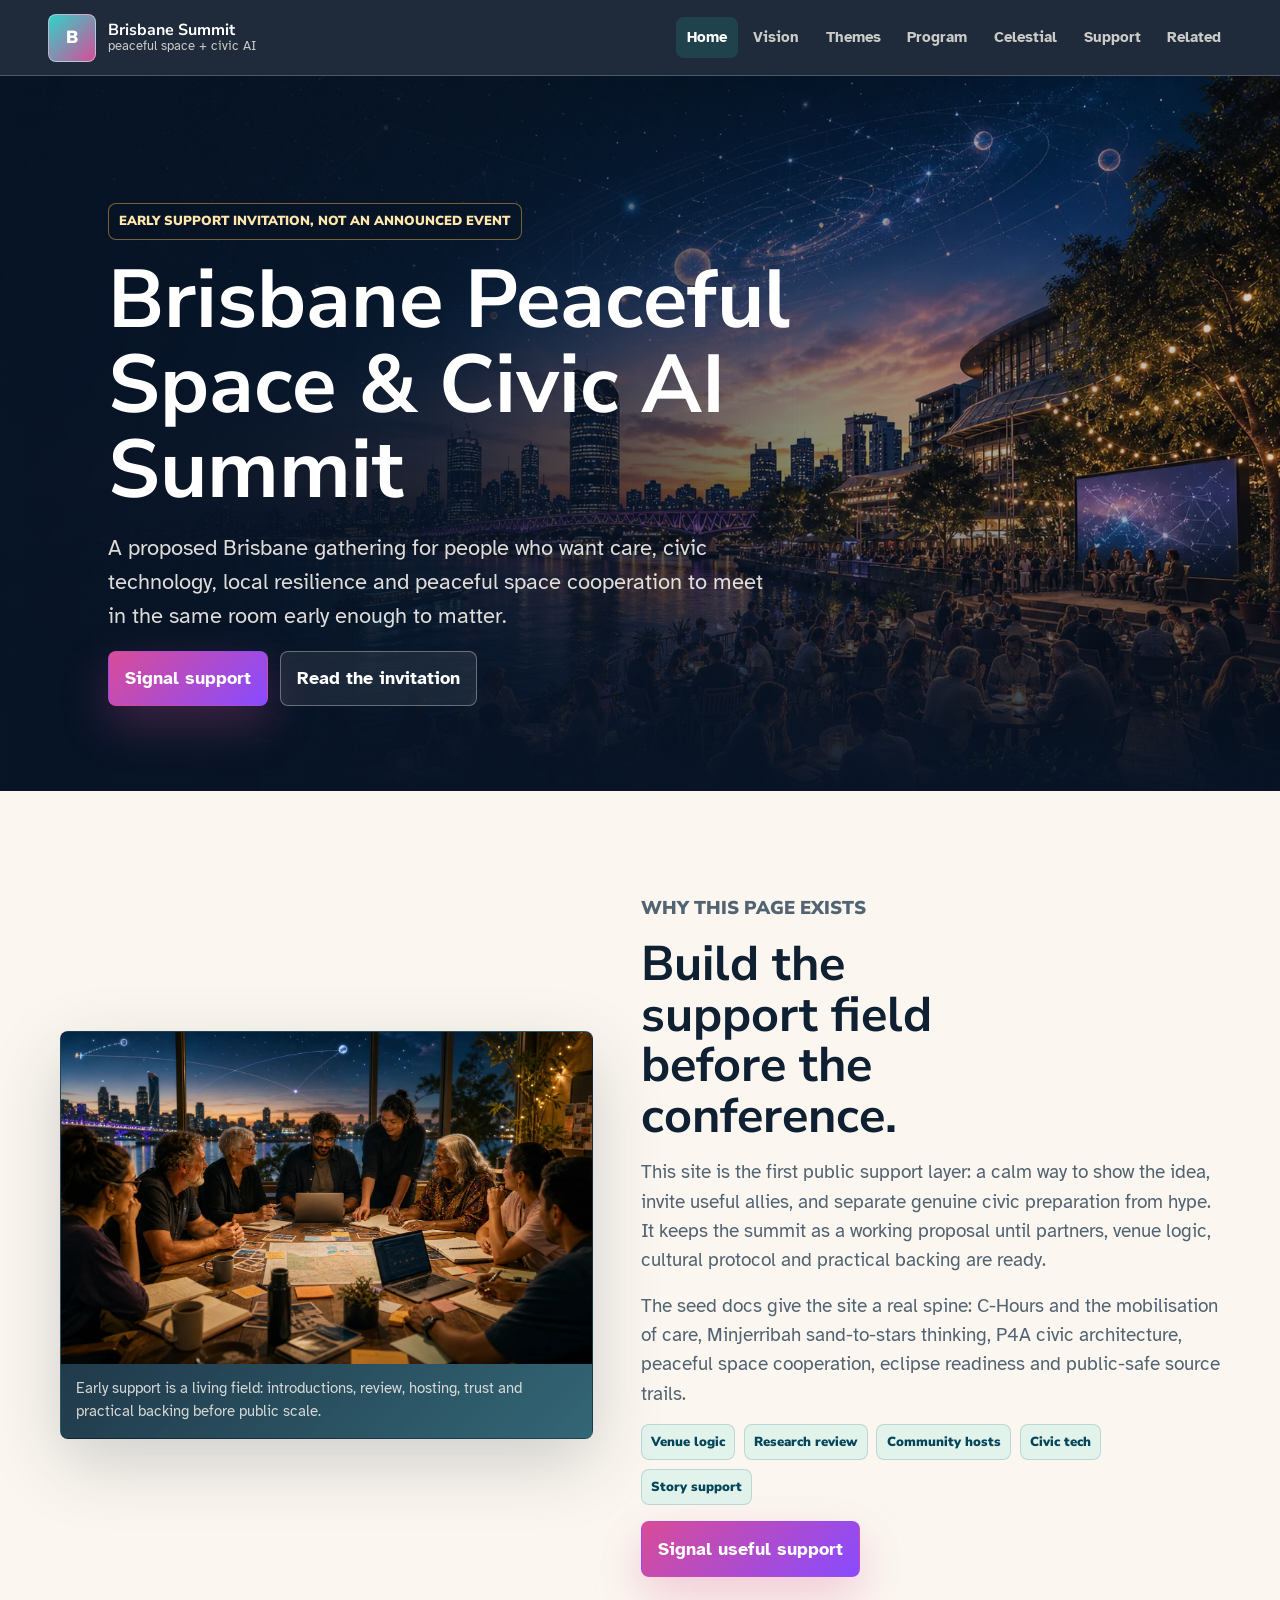
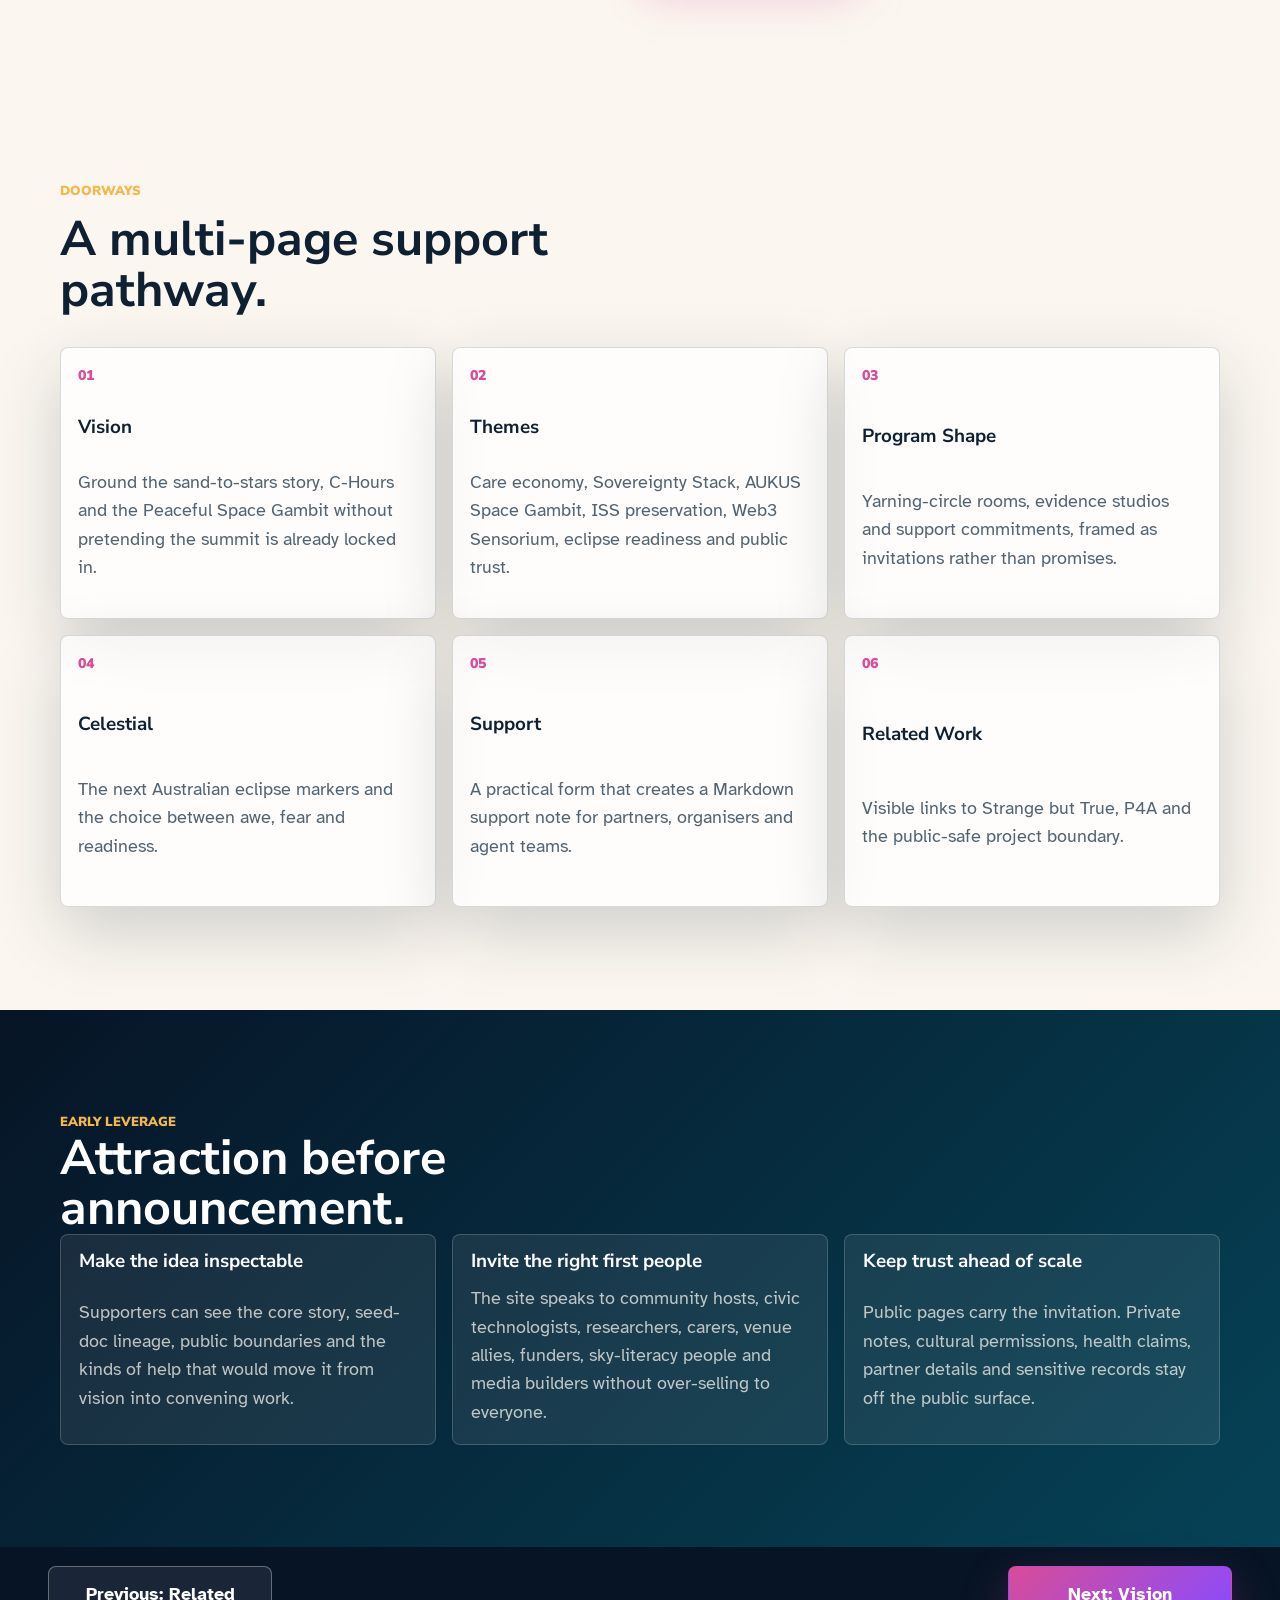
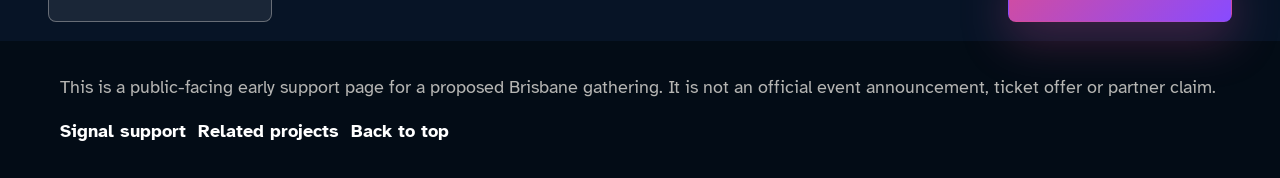
<file: index.html>
﻿<!doctype html>
<html lang="en-AU">
<head>
  <meta charset="utf-8">
  <meta name="viewport" content="width=device-width, initial-scale=1">
  <meta name="description" content="An early support-seeking doorway for a proposed Brisbane summit connecting peaceful space, civic AI, care, community resilience, Strange but True and P4A.">
  <meta name="theme-color" content="#071426">
  <title>Brisbane Peaceful Space & Civic AI Summit</title>
  <link rel="preconnect" href="https://fonts.googleapis.com">
  <link rel="preconnect" href="https://fonts.gstatic.com" crossorigin>
  <link href="https://fonts.googleapis.com/css2?family=Atkinson+Hyperlegible:wght@400;700&family=Nunito+Sans:wght@800;900&display=swap" rel="stylesheet">
  <link rel="stylesheet" href="styles.css">
    <link rel="icon" type="image/png" sizes="32x32" href="assets/favicon-raster-32.png">
    <link rel="icon" type="image/png" sizes="192x192" href="assets/favicon-raster-192.png">
    <link rel="apple-touch-icon" sizes="180x180" href="assets/apple-touch-icon-raster-180.png">
</head>
<body>
  <a class="skip-link" href="#main">Skip to content</a>
  <header class="site-header">
    <a class="brand" href="index.html" aria-label="Summit home">
      <span class="brand-mark">B</span>
      <span class="brand-text"><strong>Brisbane Summit</strong><span>peaceful space + civic AI</span></span>
    </a>
    <button class="nav-toggle" type="button" aria-expanded="false" aria-controls="site-nav">Menu</button>
    <nav class="site-nav" id="site-nav" aria-label="Main navigation">
      <a href="index.html" aria-current="page">Home</a>
      <a href="vision.html">Vision</a>
      <a href="themes.html">Themes</a>
      <a href="program.html">Program</a>
      <a href="celestial.html">Celestial</a>
      <a href="support.html">Support</a>
      <a href="related.html">Related</a>
    </nav>
  </header>

  <main id="main">
    <section class="hero hero-home" id="top">
      <div class="hero-image"><img src="assets/brisbane-civic-space-hero.webp" alt="Brisbane river gathering with a night sky and peaceful orbital commons motif"></div>
      <div class="hero-content">
        <p class="status-note">Early support invitation, not an announced event</p>
        <h1>Brisbane Peaceful Space & Civic AI Summit</h1>
        <p class="hero-copy">A proposed Brisbane gathering for people who want care, civic technology, local resilience and peaceful space cooperation to meet in the same room early enough to matter.</p>
        <div class="hero-actions">
          <a class="button button-primary" href="support.html">Signal support</a>
          <a class="button button-secondary" href="vision.html">Read the invitation</a>
        </div>
      </div>
    </section>

    <section class="section intro-band" aria-labelledby="why-title">
      <div class="intro-layout">
        <figure class="visual-panel intro-visual">
          <img loading="lazy" decoding="async" src="assets/support-field-brisbane.webp" alt="A diverse Brisbane civic planning group gathered around a table with city, river and peaceful space motifs">
          <figcaption>Early support is a living field: introductions, review, hosting, trust and practical backing before public scale.</figcaption>
        </figure>
        <div class="intro-copy">
          <p class="eyebrow">Why this page exists</p>
          <h2 id="why-title">Build the support field before the conference.</h2>
          <p>This site is the first public support layer: a calm way to show the idea, invite useful allies, and separate genuine civic preparation from hype. It keeps the summit as a working proposal until partners, venue logic, cultural protocol and practical backing are ready.</p>
          <p>The seed docs give the site a real spine: C-Hours and the mobilisation of care, Minjerribah sand-to-stars thinking, P4A civic architecture, peaceful space cooperation, eclipse readiness and public-safe source trails.</p>
          <div class="support-signals" aria-label="Early support signals">
            <span>Venue logic</span>
            <span>Research review</span>
            <span>Community hosts</span>
            <span>Civic tech</span>
            <span>Story support</span>
          </div>
          <a class="button button-primary" href="support.html">Signal useful support</a>
        </div>
      </div>
    </section>

    <section class="section" aria-labelledby="doorways-title">
      <div class="section-heading">
        <p class="eyebrow">Doorways</p>
        <h2 id="doorways-title">A multi-page support pathway.</h2>
      </div>
      <div class="door-grid">
        <a class="door-card" href="vision.html">
          <span>01</span>
          <h3>Vision</h3>
          <p>Ground the sand-to-stars story, C-Hours and the Peaceful Space Gambit without pretending the summit is already locked in.</p>
        </a>
        <a class="door-card" href="themes.html">
          <span>02</span>
          <h3>Themes</h3>
          <p>Care economy, Sovereignty Stack, AUKUS Space Gambit, ISS preservation, Web3 Sensorium, eclipse readiness and public trust.</p>
        </a>
        <a class="door-card" href="program.html">
          <span>03</span>
          <h3>Program Shape</h3>
          <p>Yarning-circle rooms, evidence studios and support commitments, framed as invitations rather than promises.</p>
        </a>
        <a class="door-card" href="celestial.html">
          <span>04</span>
          <h3>Celestial</h3>
          <p>The next Australian eclipse markers and the choice between awe, fear and readiness.</p>
        </a>
        <a class="door-card" href="support.html">
          <span>05</span>
          <h3>Support</h3>
          <p>A practical form that creates a Markdown support note for partners, organisers and agent teams.</p>
        </a>
        <a class="door-card" href="related.html">
          <span>06</span>
          <h3>Related Work</h3>
          <p>Visible links to Strange but True, P4A and the public-safe project boundary.</p>
        </a>
      </div>
    </section>

    <section class="section feature-strip" aria-labelledby="leverage-title">
      <div>
        <p class="eyebrow">Early leverage</p>
        <h2 id="leverage-title">Attraction before announcement.</h2>
      </div>
      <div class="feature-grid three">
        <article>
          <h3>Make the idea inspectable</h3>
          <p>Supporters can see the core story, seed-doc lineage, public boundaries and the kinds of help that would move it from vision into convening work.</p>
        </article>
        <article>
          <h3>Invite the right first people</h3>
          <p>The site speaks to community hosts, civic technologists, researchers, carers, venue allies, funders, sky-literacy people and media builders without over-selling to everyone.</p>
        </article>
        <article>
          <h3>Keep trust ahead of scale</h3>
          <p>Public pages carry the invitation. Private notes, cultural permissions, health claims, partner details and sensitive records stay off the public surface.</p>
        </article>
      </div>
    </section>

    <nav class="trail-nav" aria-label="Previous and next pages">
      <a class="button button-secondary" href="related.html">Previous: Related</a>
      <a class="button button-primary" href="vision.html">Next: Vision</a>
    </nav>
  </main>

  <footer class="site-footer">
    <p>This is a public-facing early support page for a proposed Brisbane gathering. It is not an official event announcement, ticket offer or partner claim.</p>
    <nav aria-label="Footer links">
      <a href="support.html">Signal support</a>
      <a href="related.html">Related projects</a>
      <a href="#top">Back to top</a>
    </nav>
  </footer>
  <button class="back-to-top" type="button" aria-label="Back to top">Top</button>
  <script src="script.js"></script>
</body>
</html>
</file>
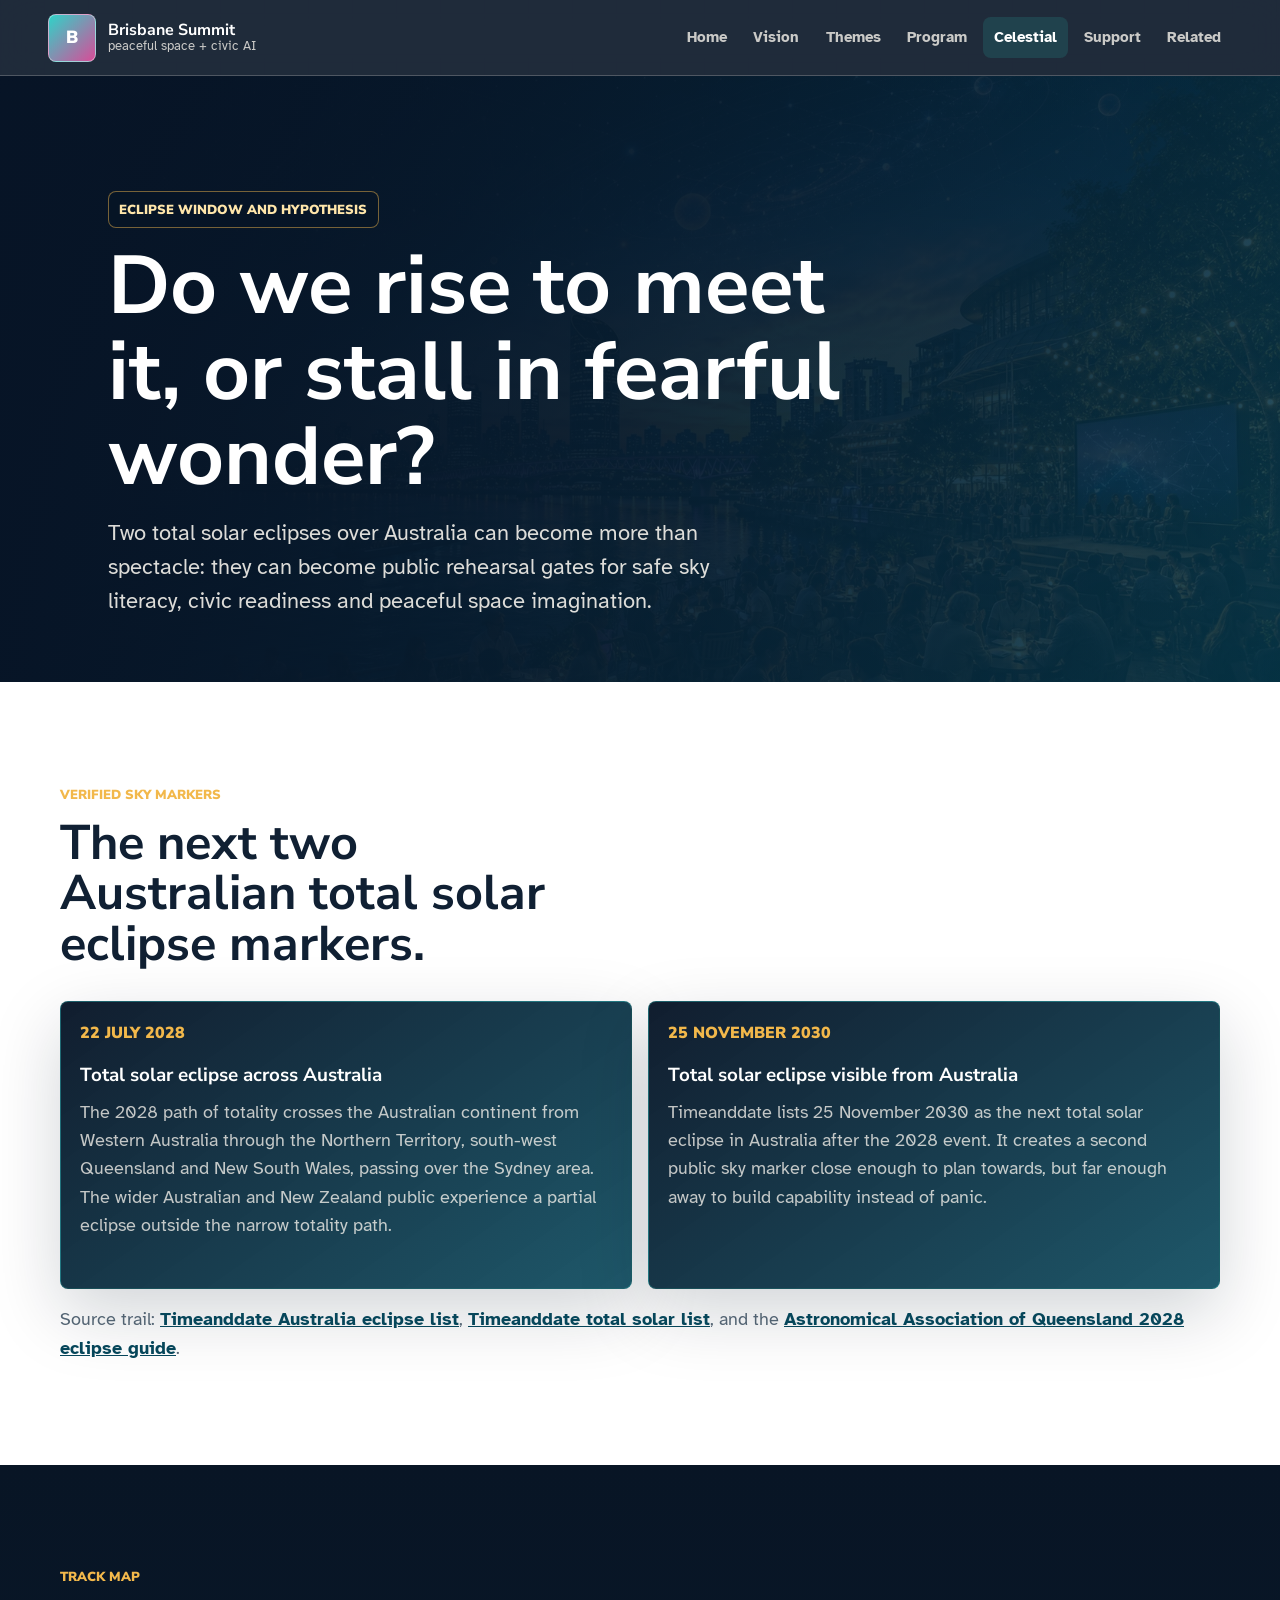
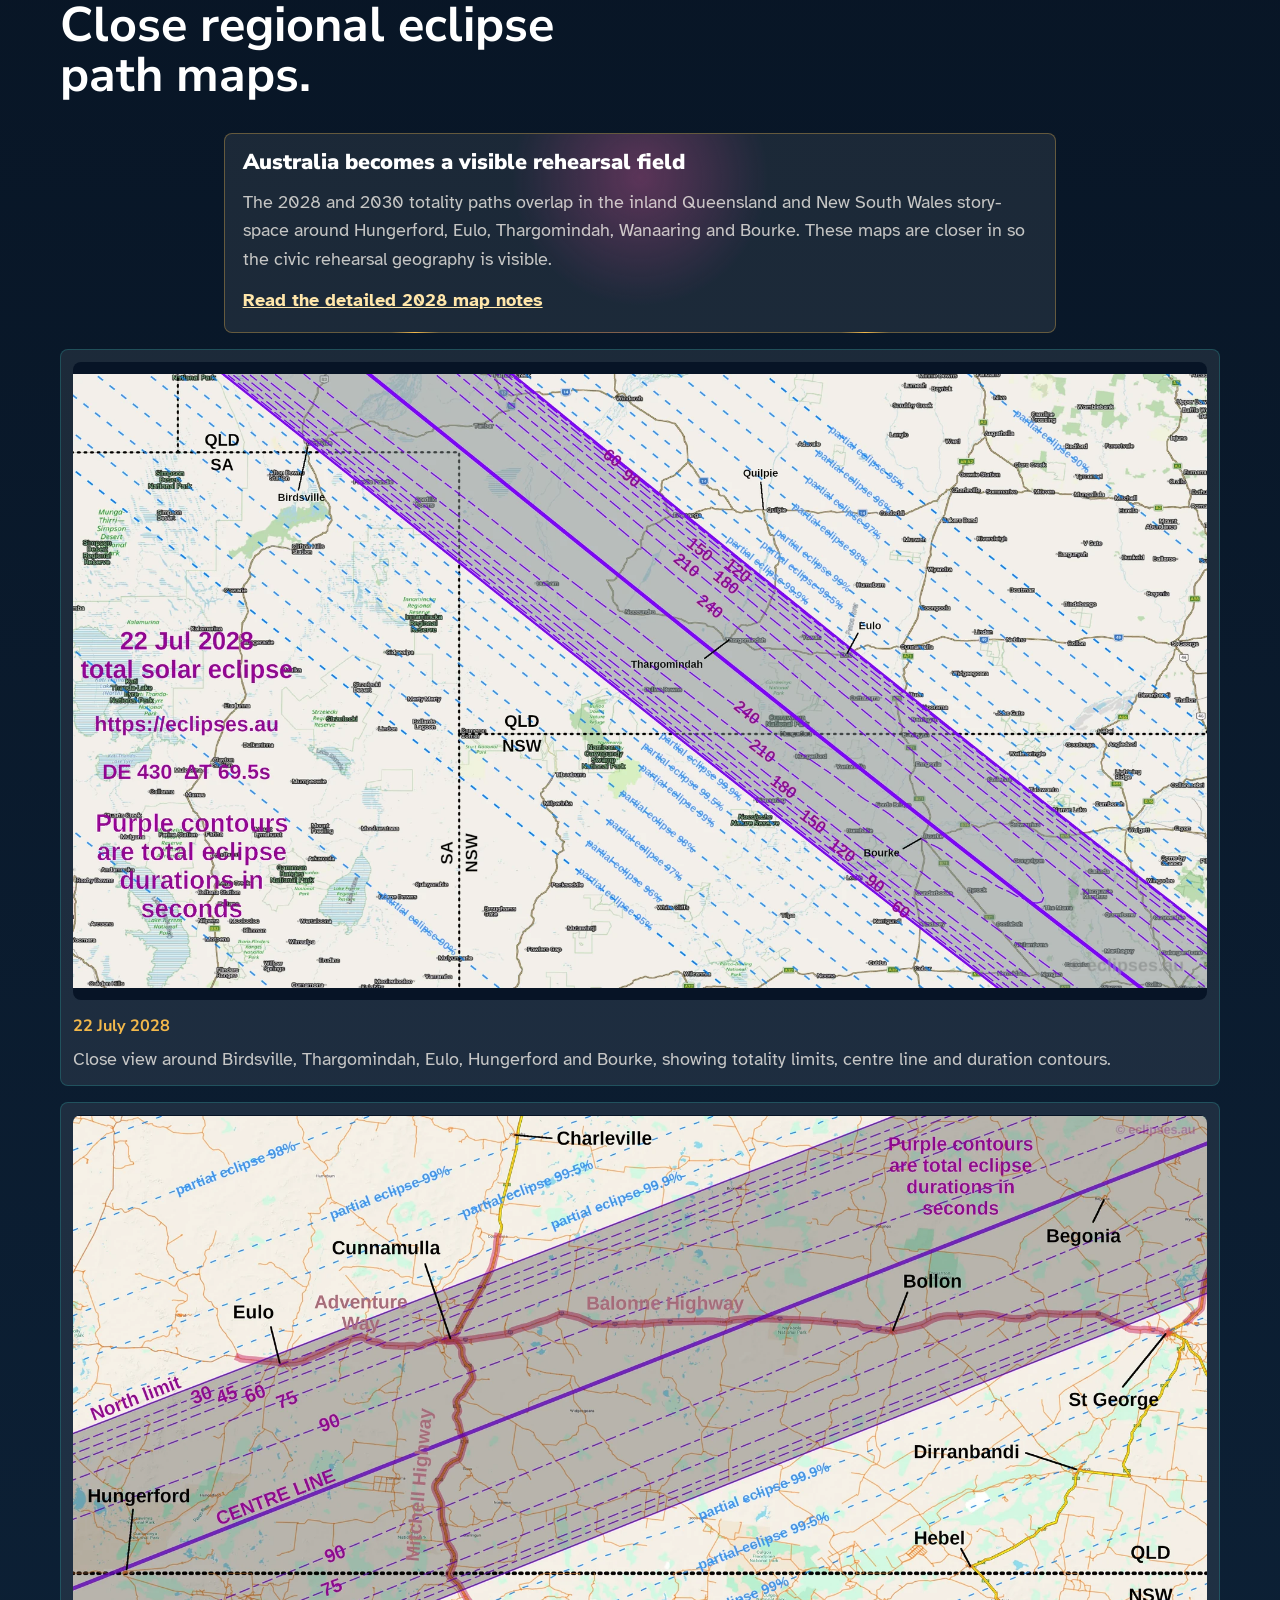
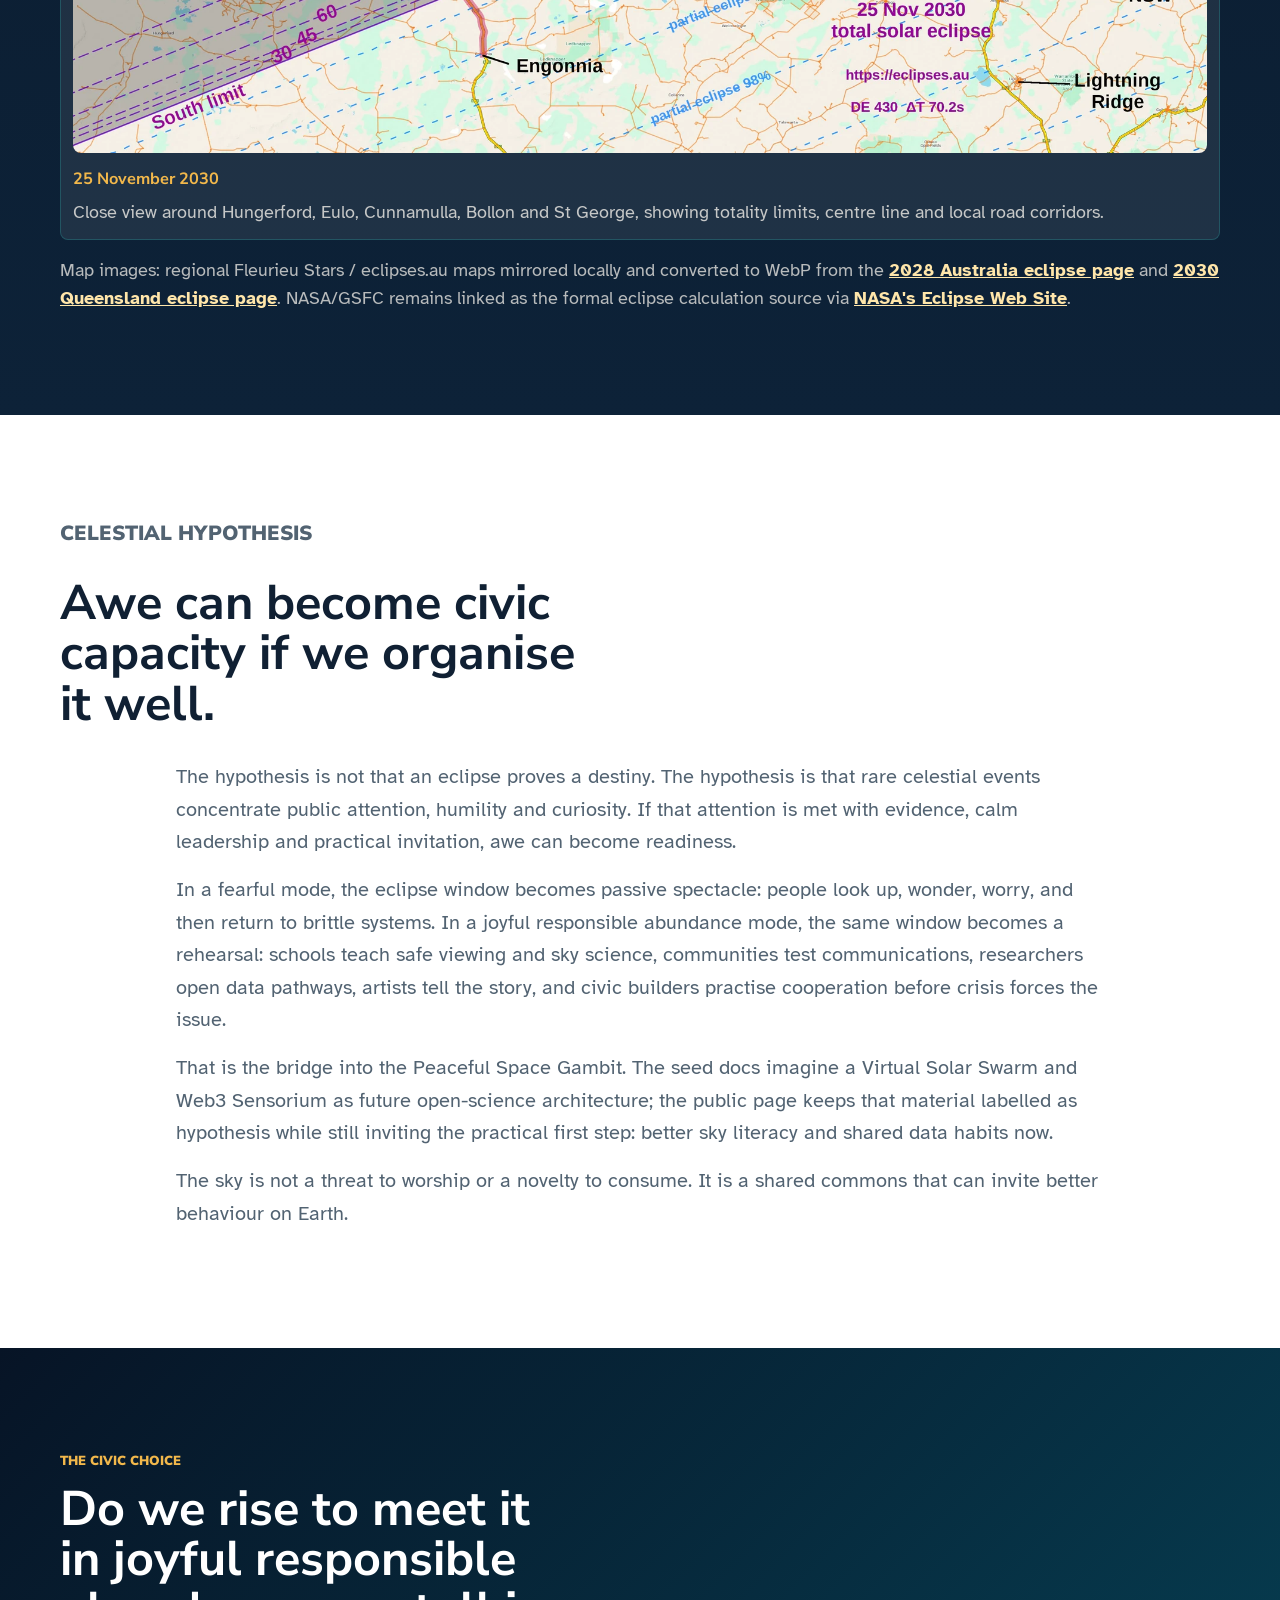
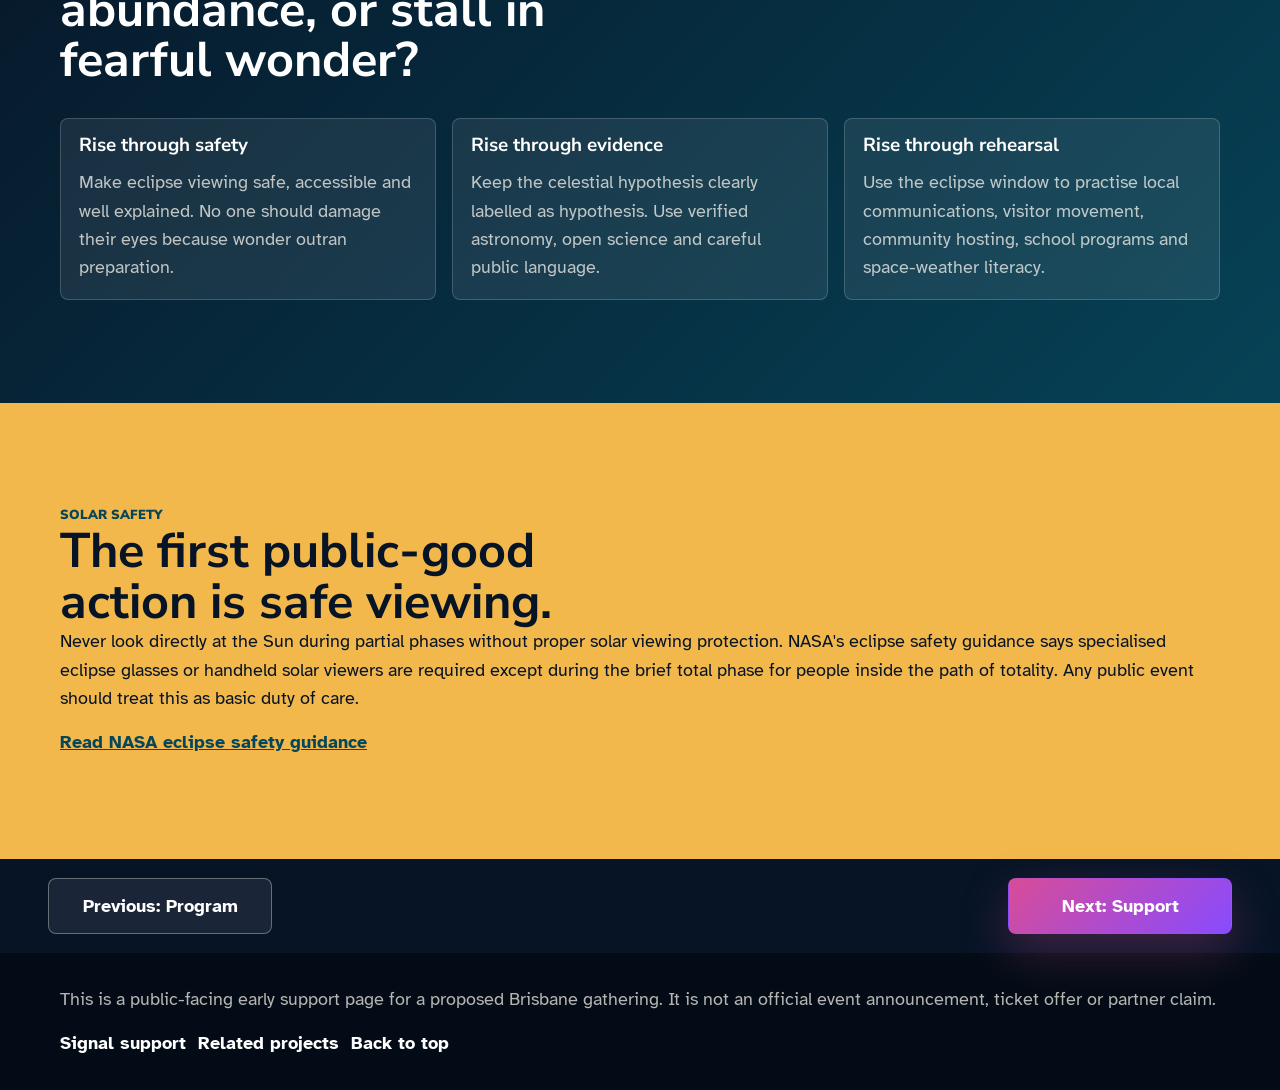
<file: celestial.html>
﻿<!doctype html>
<html lang="en-AU">
<head>
  <meta charset="utf-8">
  <meta name="viewport" content="width=device-width, initial-scale=1">
  <meta name="description" content="The celestial hypothesis and eclipse window for the proposed Brisbane Peaceful Space and Civic AI Summit.">
  <meta name="theme-color" content="#071426">
  <title>Celestial Hypothesis | Brisbane Peaceful Space & Civic AI Summit</title>
  <link rel="preconnect" href="https://fonts.googleapis.com">
  <link rel="preconnect" href="https://fonts.gstatic.com" crossorigin>
  <link href="https://fonts.googleapis.com/css2?family=Atkinson+Hyperlegible:wght@400;700&family=Nunito+Sans:wght@800;900&display=swap" rel="stylesheet">
  <link rel="stylesheet" href="styles.css">
  <link rel="icon" href="assets/favicon.svg" type="image/svg+xml">
  <link rel="shortcut icon" href="assets/favicon.ico" type="image/x-icon">
</head>
<body>
  <a class="skip-link" href="#main">Skip to content</a>
  <header class="site-header">
    <a class="brand" href="index.html" aria-label="Summit home"><span class="brand-mark">B</span><span class="brand-text"><strong>Brisbane Summit</strong><span>peaceful space + civic AI</span></span></a>
    <button class="nav-toggle" type="button" aria-expanded="false" aria-controls="site-nav">Menu</button>
    <nav class="site-nav" id="site-nav" aria-label="Main navigation">
      <a href="index.html">Home</a>
      <a href="vision.html">Vision</a>
      <a href="themes.html">Themes</a>
      <a href="program.html">Program</a>
      <a href="celestial.html" aria-current="page">Celestial</a>
      <a href="support.html">Support</a>
      <a href="related.html">Related</a>
    </nav>
  </header>

  <main id="main">
    <section class="page-hero" id="top">
      <div class="page-hero-inner">
        <p class="status-note">Eclipse window and hypothesis</p>
        <h1>Do we rise to meet it, or stall in fearful wonder?</h1>
        <p class="hero-copy">Two total solar eclipses over Australia can become more than spectacle: they can become public rehearsal gates for safe sky literacy, civic readiness and peaceful space imagination.</p>
      </div>
    </section>

    <section class="section eclipse-band" aria-labelledby="eclipse-window-title">
      <div class="section-heading">
        <p class="eyebrow">Verified sky markers</p>
        <h2 id="eclipse-window-title">The next two Australian total solar eclipse markers.</h2>
      </div>
      <div class="eclipse-grid">
        <article>
          <span class="eclipse-date">22 July 2028</span>
          <h3>Total solar eclipse across Australia</h3>
          <p>The 2028 path of totality crosses the Australian continent from Western Australia through the Northern Territory, south-west Queensland and New South Wales, passing over the Sydney area. The wider Australian and New Zealand public experience a partial eclipse outside the narrow totality path.</p>
        </article>
        <article>
          <span class="eclipse-date">25 November 2030</span>
          <h3>Total solar eclipse visible from Australia</h3>
          <p>Timeanddate lists 25 November 2030 as the next total solar eclipse in Australia after the 2028 event. It creates a second public sky marker close enough to plan towards, but far enough away to build capability instead of panic.</p>
        </article>
      </div>
      <p class="source-note">Source trail: <a href="https://www.timeanddate.com/eclipse/in/australia" target="_blank" rel="noopener noreferrer">Timeanddate Australia eclipse list</a>, <a href="https://www.timeanddate.com/eclipse/list.html?region=australia&type=total-solar" target="_blank" rel="noopener noreferrer">Timeanddate total solar list</a>, and the <a href="https://eclipse.aaq.org.au/five-australian-eclipses/the-eclipse-of-22-jul-2028" target="_blank" rel="noopener noreferrer">Astronomical Association of Queensland 2028 eclipse guide</a>.</p>
    </section>

    <section class="section map-section" aria-labelledby="track-map-title">
      <div class="section-heading">
        <p class="eyebrow">Track map</p>
        <h2 id="track-map-title">Close regional eclipse path maps.</h2>
      </div>
      <div class="track-map-board">
        <div class="map-intersection-note">
          <span>Australia becomes a visible rehearsal field</span>
          <p>The 2028 and 2030 totality paths overlap in the inland Queensland and New South Wales story-space around Hungerford, Eulo, Thargomindah, Wanaaring and Bourke. These maps are closer in so the civic rehearsal geography is visible.</p>
          <a href="https://fleurieustars.au/eclipses/eclipse-2028.htm" target="_blank" rel="noopener noreferrer">Read the detailed 2028 map notes</a>
        </div>
        <figure>
          <a href="https://fleurieustars.au/eclipses/2028/hungerford-duration.png" target="_blank" rel="noopener noreferrer">
            <img loading="lazy" decoding="async" src="assets/eclipse-2028-southwest-qld-detail.webp" alt="Detailed 2028 total solar eclipse track map over south-west Queensland and north-west New South Wales">
          </a>
          <figcaption>
            <strong>22 July 2028</strong>
            <span>Close view around Birdsville, Thargomindah, Eulo, Hungerford and Bourke, showing totality limits, centre line and duration contours.</span>
          </figcaption>
        </figure>
        <figure>
          <a href="https://fleurieustars.au/eclipses/2030/QLD-hungerford-stgeorge-map.png" target="_blank" rel="noopener noreferrer">
            <img loading="lazy" decoding="async" src="assets/eclipse-2030-southern-qld-detail.webp" alt="Detailed 2030 total solar eclipse track map over southern Queensland">
          </a>
          <figcaption>
            <strong>25 November 2030</strong>
            <span>Close view around Hungerford, Eulo, Cunnamulla, Bollon and St George, showing totality limits, centre line and local road corridors.</span>
          </figcaption>
        </figure>
      </div>
      <p class="source-note">Map images: regional Fleurieu Stars / eclipses.au maps mirrored locally and converted to WebP from the <a href="https://fleurieustars.au/eclipses/eclipse-2028.htm" target="_blank" rel="noopener noreferrer">2028 Australia eclipse page</a> and <a href="https://fleurieustars.au/eclipses/eclipse-2030qld.htm" target="_blank" rel="noopener noreferrer">2030 Queensland eclipse page</a>. NASA/GSFC remains linked as the formal eclipse calculation source via <a href="https://eclipse.gsfc.nasa.gov/" target="_blank" rel="noopener noreferrer">NASA's Eclipse Web Site</a>.</p>
    </section>

    <section class="section narrative" aria-labelledby="hypothesis-title">
      <div class="section-heading">
        <p class="eyebrow">Celestial hypothesis</p>
        <h2 id="hypothesis-title">Awe can become civic capacity if we organise it well.</h2>
      </div>
      <p>The hypothesis is not that an eclipse proves a destiny. The hypothesis is that rare celestial events concentrate public attention, humility and curiosity. If that attention is met with evidence, calm leadership and practical invitation, awe can become readiness.</p>
      <p>In a fearful mode, the eclipse window becomes passive spectacle: people look up, wonder, worry, and then return to brittle systems. In a joyful responsible abundance mode, the same window becomes a rehearsal: schools teach safe viewing and sky science, communities test communications, researchers open data pathways, artists tell the story, and civic builders practise cooperation before crisis forces the issue.</p>
      <p>That is the bridge into the Peaceful Space Gambit. The seed docs imagine a Virtual Solar Swarm and Web3 Sensorium as future open-science architecture; the public page keeps that material labelled as hypothesis while still inviting the practical first step: better sky literacy and shared data habits now.</p>
      <p>The sky is not a threat to worship or a novelty to consume. It is a shared commons that can invite better behaviour on Earth.</p>
    </section>

    <section class="section split-band" aria-labelledby="rise-title">
      <div class="section-heading">
        <p class="eyebrow">The civic choice</p>
        <h2 id="rise-title">Do we rise to meet it in joyful responsible abundance, or stall in fearful wonder?</h2>
      </div>
      <div class="feature-grid three">
        <article>
          <h3>Rise through safety</h3>
          <p>Make eclipse viewing safe, accessible and well explained. No one should damage their eyes because wonder outran preparation.</p>
        </article>
        <article>
          <h3>Rise through evidence</h3>
          <p>Keep the celestial hypothesis clearly labelled as hypothesis. Use verified astronomy, open science and careful public language.</p>
        </article>
        <article>
          <h3>Rise through rehearsal</h3>
          <p>Use the eclipse window to practise local communications, visitor movement, community hosting, school programs and space-weather literacy.</p>
        </article>
      </div>
    </section>

    <section class="section callout-band" aria-labelledby="safety-title">
      <div>
        <p class="eyebrow">Solar safety</p>
        <h2 id="safety-title">The first public-good action is safe viewing.</h2>
        <p>Never look directly at the Sun during partial phases without proper solar viewing protection. NASA's eclipse safety guidance says specialised eclipse glasses or handheld solar viewers are required except during the brief total phase for people inside the path of totality. Any public event should treat this as basic duty of care.</p>
        <p><a href="https://science.nasa.gov/eclipses/safety/" target="_blank" rel="noopener noreferrer">Read NASA eclipse safety guidance</a></p>
      </div>
    </section>

    <nav class="trail-nav" aria-label="Previous and next pages">
      <a class="button button-secondary" href="program.html">Previous: Program</a>
      <a class="button button-primary" href="support.html">Next: Support</a>
    </nav>
  </main>

  <footer class="site-footer">
    <p>This is a public-facing early support page for a proposed Brisbane gathering. It is not an official event announcement, ticket offer or partner claim.</p>
    <nav aria-label="Footer links"><a href="support.html">Signal support</a><a href="related.html">Related projects</a><a href="#top">Back to top</a></nav>
  </footer>
  <button class="back-to-top" type="button" aria-label="Back to top">Top</button>
  <script src="script.js"></script>
</body>
</html>
</file>
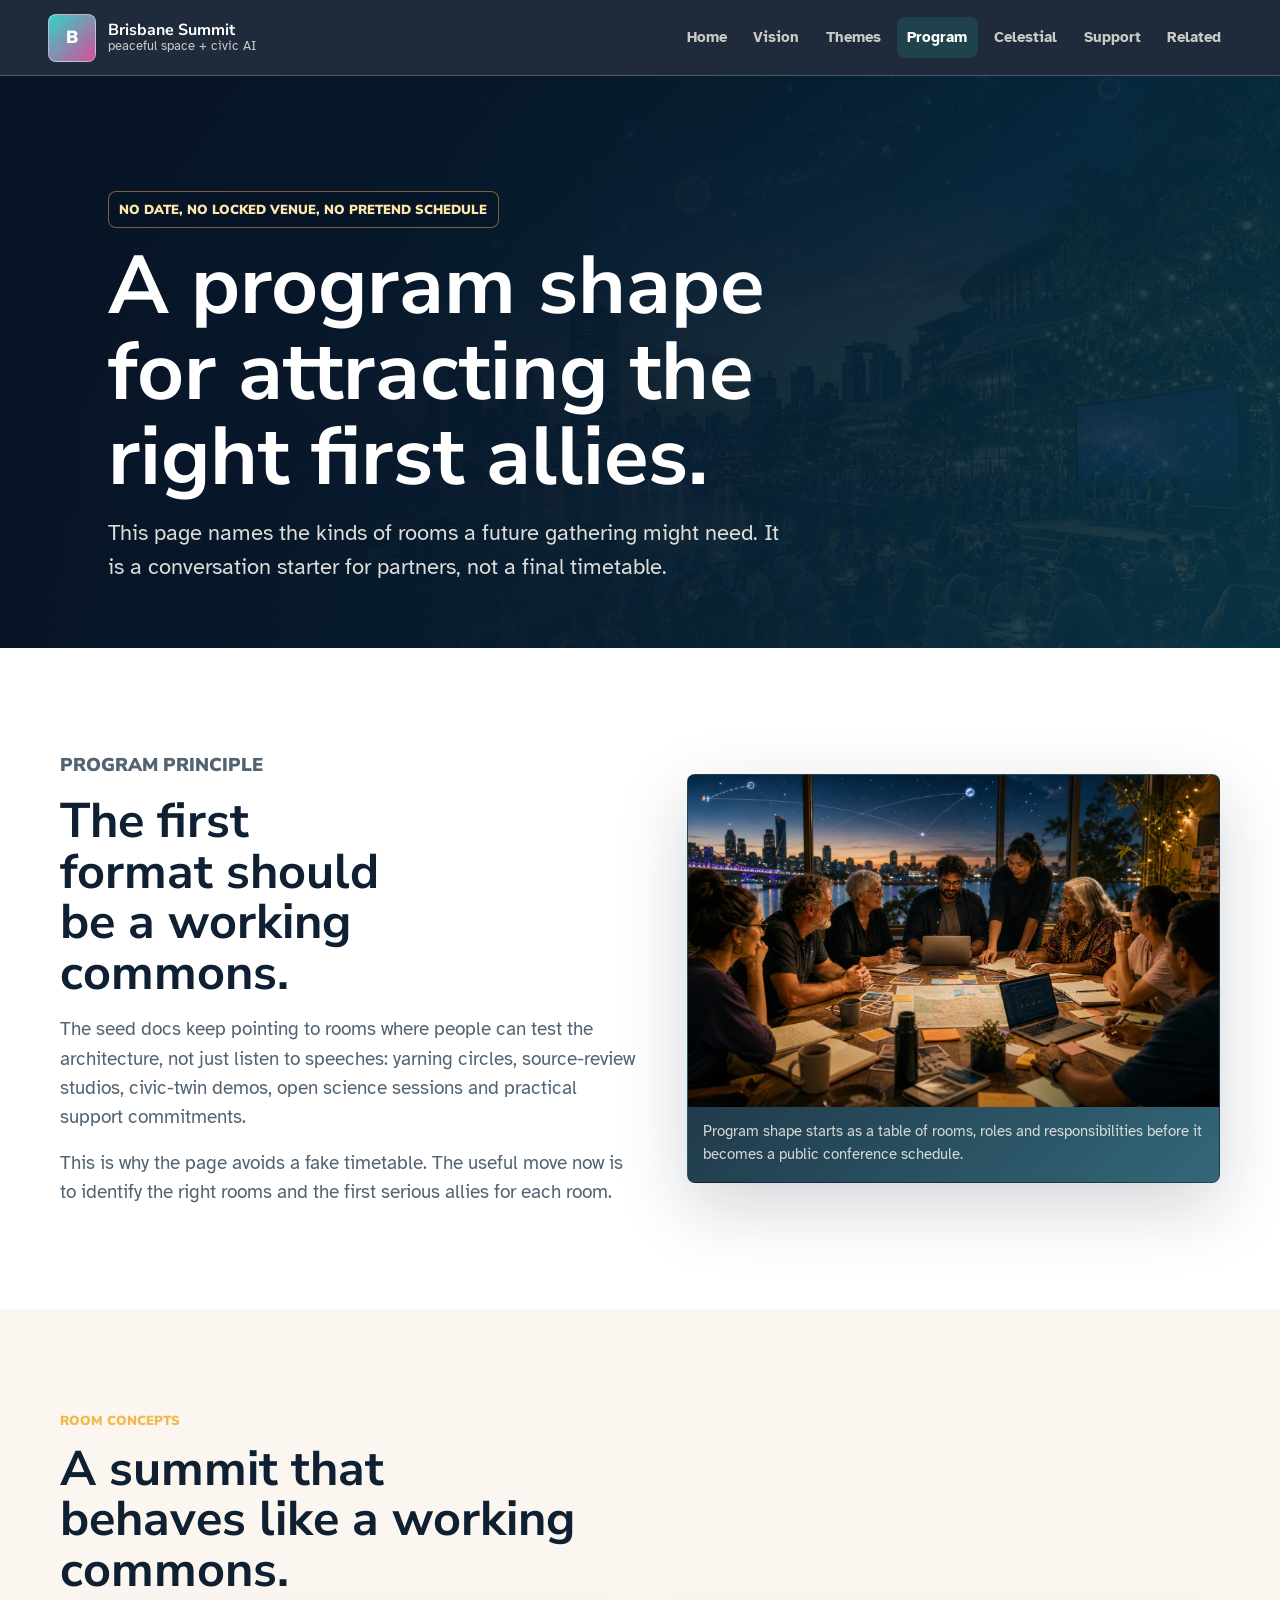
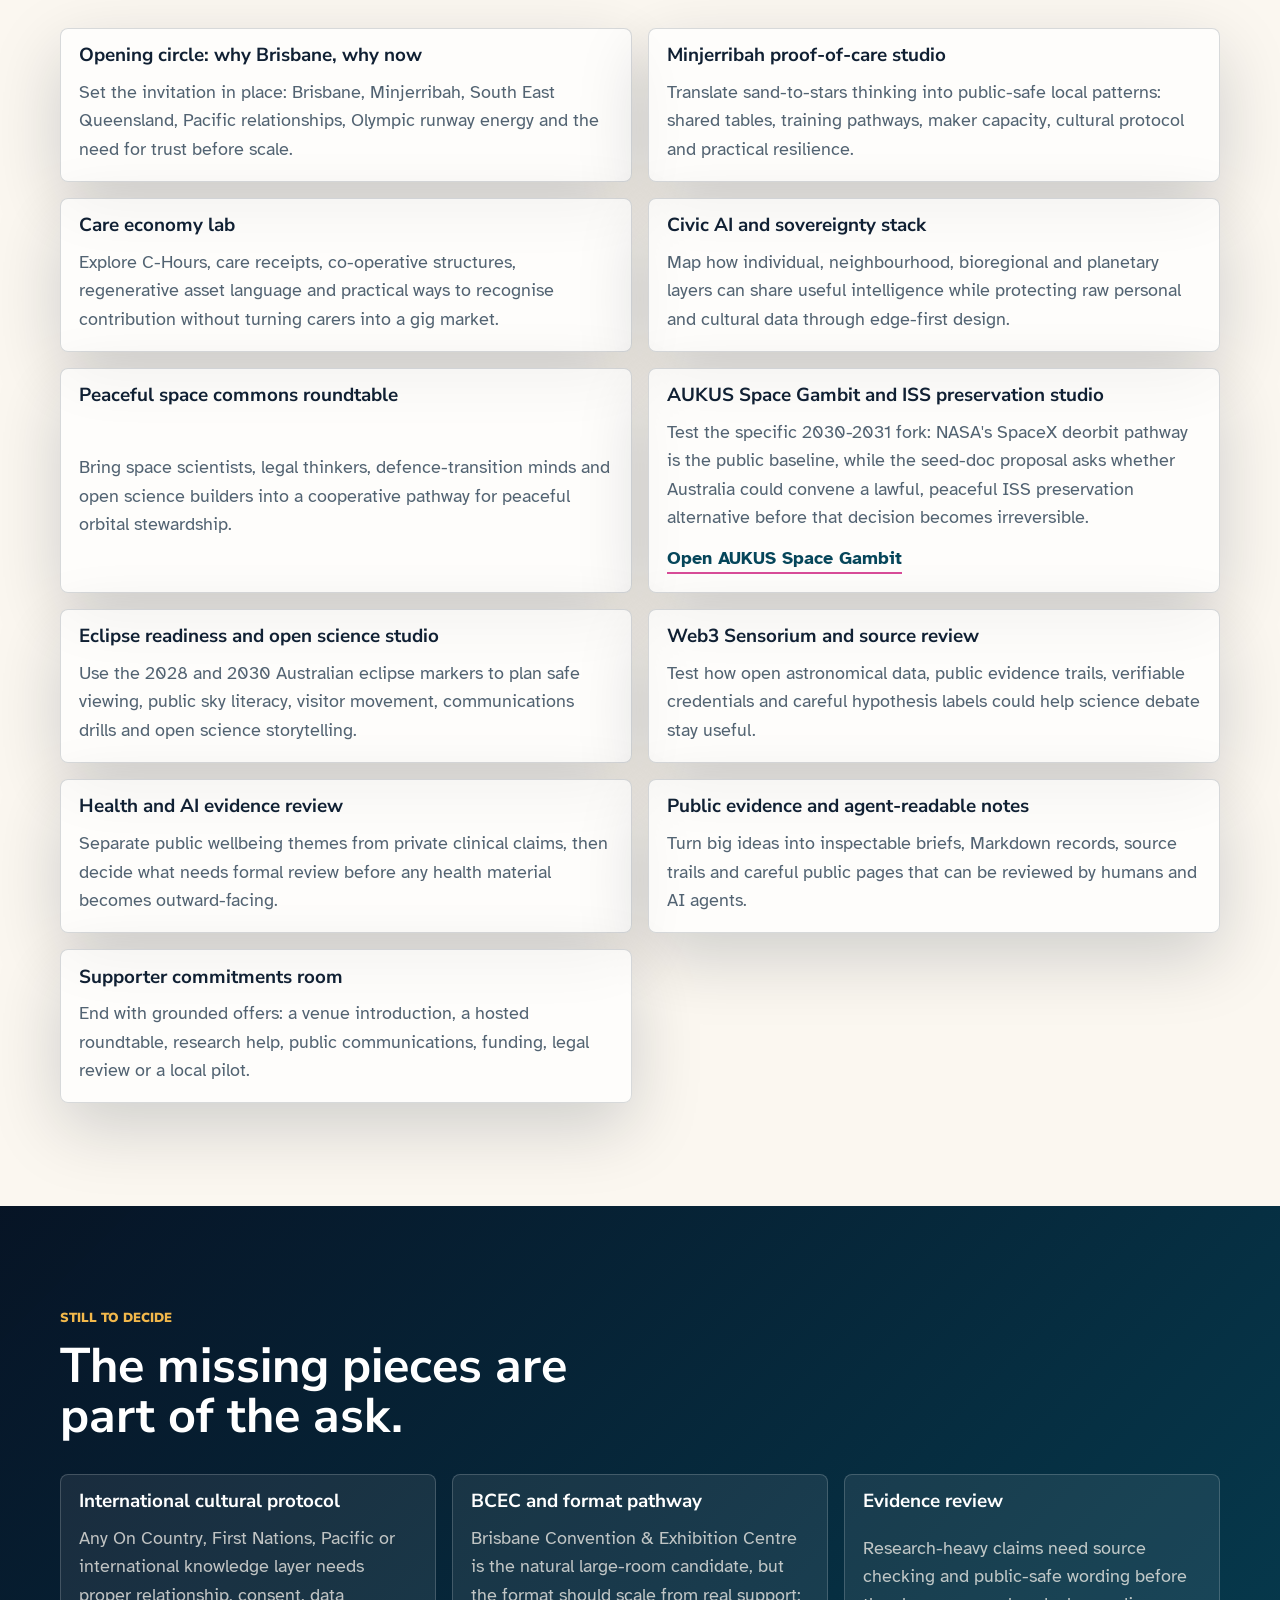
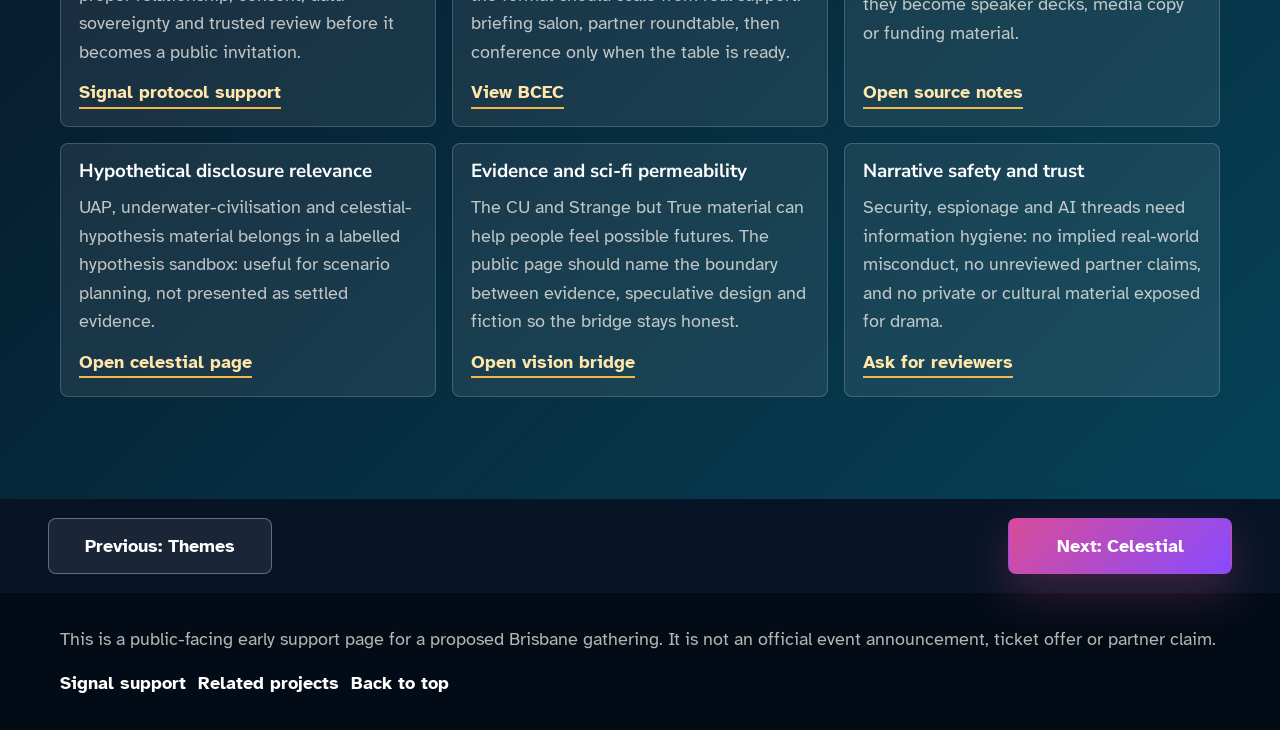
<file: program.html>
﻿<!doctype html>
<html lang="en-AU">
<head>
  <meta charset="utf-8">
  <meta name="viewport" content="width=device-width, initial-scale=1">
  <meta name="description" content="A draft room-based program shape for a proposed Brisbane summit on peaceful space and civic AI.">
  <meta name="theme-color" content="#071426">
  <title>Program Shape | Brisbane Peaceful Space & Civic AI Summit</title>
  <link rel="preconnect" href="https://fonts.googleapis.com">
  <link rel="preconnect" href="https://fonts.gstatic.com" crossorigin>
  <link href="https://fonts.googleapis.com/css2?family=Atkinson+Hyperlegible:wght@400;700&family=Nunito+Sans:wght@800;900&display=swap" rel="stylesheet">
  <link rel="stylesheet" href="styles.css">
  <link rel="icon" href="assets/favicon.svg" type="image/svg+xml">
  <link rel="shortcut icon" href="assets/favicon.ico" type="image/x-icon">
</head>
<body>
  <a class="skip-link" href="#main">Skip to content</a>
  <header class="site-header">
    <a class="brand" href="index.html" aria-label="Summit home"><span class="brand-mark">B</span><span class="brand-text"><strong>Brisbane Summit</strong><span>peaceful space + civic AI</span></span></a>
    <button class="nav-toggle" type="button" aria-expanded="false" aria-controls="site-nav">Menu</button>
    <nav class="site-nav" id="site-nav" aria-label="Main navigation">
      <a href="index.html">Home</a>
      <a href="vision.html">Vision</a>
      <a href="themes.html">Themes</a>
      <a href="program.html" aria-current="page">Program</a>
      <a href="celestial.html">Celestial</a>
      <a href="support.html">Support</a>
      <a href="related.html">Related</a>
    </nav>
  </header>

  <main id="main">
    <section class="page-hero" id="top">
      <div class="page-hero-inner">
        <p class="status-note">No date, no locked venue, no pretend schedule</p>
        <h1>A program shape for attracting the right first allies.</h1>
        <p class="hero-copy">This page names the kinds of rooms a future gathering might need. It is a conversation starter for partners, not a final timetable.</p>
      </div>
    </section>

    <section class="section seed-band" aria-labelledby="program-seed-title">
      <div class="split-feature reverse">
        <div class="feature-copy">
          <p class="eyebrow">Program principle</p>
          <h2 id="program-seed-title">The first format should be a working commons.</h2>
          <p>The seed docs keep pointing to rooms where people can test the architecture, not just listen to speeches: yarning circles, source-review studios, civic-twin demos, open science sessions and practical support commitments.</p>
          <p>This is why the page avoids a fake timetable. The useful move now is to identify the right rooms and the first serious allies for each room.</p>
        </div>
        <figure class="visual-panel">
          <img loading="lazy" decoding="async" src="assets/support-field-brisbane.webp" alt="A Brisbane civic planning table with maps, notes, laptops and community cards">
          <figcaption>Program shape starts as a table of rooms, roles and responsibilities before it becomes a public conference schedule.</figcaption>
        </figure>
      </div>
    </section>

    <section class="section" aria-labelledby="rooms-title">
      <div class="section-heading">
        <p class="eyebrow">Room concepts</p>
        <h2 id="rooms-title">A summit that behaves like a working commons.</h2>
      </div>
      <div class="program-grid">
        <article>
          <h3>Opening circle: why Brisbane, why now</h3>
          <p>Set the invitation in place: Brisbane, Minjerribah, South East Queensland, Pacific relationships, Olympic runway energy and the need for trust before scale.</p>
        </article>
        <article>
          <h3>Minjerribah proof-of-care studio</h3>
          <p>Translate sand-to-stars thinking into public-safe local patterns: shared tables, training pathways, maker capacity, cultural protocol and practical resilience.</p>
        </article>
        <article>
          <h3>Care economy lab</h3>
          <p>Explore C-Hours, care receipts, co-operative structures, regenerative asset language and practical ways to recognise contribution without turning carers into a gig market.</p>
        </article>
        <article>
          <h3>Civic AI and sovereignty stack</h3>
          <p>Map how individual, neighbourhood, bioregional and planetary layers can share useful intelligence while protecting raw personal and cultural data through edge-first design.</p>
        </article>
        <article>
          <h3>Peaceful space commons roundtable</h3>
          <p>Bring space scientists, legal thinkers, defence-transition minds and open science builders into a cooperative pathway for peaceful orbital stewardship.</p>
        </article>
        <article>
          <h3>AUKUS Space Gambit and ISS preservation studio</h3>
          <p>Test the specific 2030-2031 fork: NASA's SpaceX deorbit pathway is the public baseline, while the seed-doc proposal asks whether Australia could convene a lawful, peaceful ISS preservation alternative before that decision becomes irreversible.</p>
          <a class="card-link" href="https://auraofintelligence.github.io/aukus-space-gambit/" target="_blank" rel="noopener noreferrer">Open AUKUS Space Gambit</a>
        </article>
        <article>
          <h3>Eclipse readiness and open science studio</h3>
          <p>Use the 2028 and 2030 Australian eclipse markers to plan safe viewing, public sky literacy, visitor movement, communications drills and open science storytelling.</p>
        </article>
        <article>
          <h3>Web3 Sensorium and source review</h3>
          <p>Test how open astronomical data, public evidence trails, verifiable credentials and careful hypothesis labels could help science debate stay useful.</p>
        </article>
        <article>
          <h3>Health and AI evidence review</h3>
          <p>Separate public wellbeing themes from private clinical claims, then decide what needs formal review before any health material becomes outward-facing.</p>
        </article>
        <article>
          <h3>Public evidence and agent-readable notes</h3>
          <p>Turn big ideas into inspectable briefs, Markdown records, source trails and careful public pages that can be reviewed by humans and AI agents.</p>
        </article>
        <article>
          <h3>Supporter commitments room</h3>
          <p>End with grounded offers: a venue introduction, a hosted roundtable, research help, public communications, funding, legal review or a local pilot.</p>
        </article>
      </div>
    </section>

    <section class="section split-band" aria-labelledby="not-yet-title">
      <div class="section-heading">
        <p class="eyebrow">Still to decide</p>
        <h2 id="not-yet-title">The missing pieces are part of the ask.</h2>
      </div>
      <div class="feature-grid three decision-grid">
        <article>
          <h3>International cultural protocol</h3>
          <p>Any On Country, First Nations, Pacific or international knowledge layer needs proper relationship, consent, data sovereignty and trusted review before it becomes a public invitation.</p>
          <a class="card-link" href="support.html">Signal protocol support</a>
        </article>
        <article>
          <h3>BCEC and format pathway</h3>
          <p>Brisbane Convention &amp; Exhibition Centre is the natural large-room candidate, but the format should scale from real support: briefing salon, partner roundtable, then conference only when the table is ready.</p>
          <a class="card-link" href="https://bcec.com.au/" target="_blank" rel="noopener noreferrer">View BCEC</a>
        </article>
        <article>
          <h3>Evidence review</h3>
          <p>Research-heavy claims need source checking and public-safe wording before they become speaker decks, media copy or funding material.</p>
          <a class="card-link" href="related.html">Open source notes</a>
        </article>
        <article>
          <h3>Hypothetical disclosure relevance</h3>
          <p>UAP, underwater-civilisation and celestial-hypothesis material belongs in a labelled hypothesis sandbox: useful for scenario planning, not presented as settled evidence.</p>
          <a class="card-link" href="celestial.html">Open celestial page</a>
        </article>
        <article>
          <h3>Evidence and sci-fi permeability</h3>
          <p>The CU and Strange but True material can help people feel possible futures. The public page should name the boundary between evidence, speculative design and fiction so the bridge stays honest.</p>
          <a class="card-link" href="vision.html">Open vision bridge</a>
        </article>
        <article>
          <h3>Narrative safety and trust</h3>
          <p>Security, espionage and AI threads need information hygiene: no implied real-world misconduct, no unreviewed partner claims, and no private or cultural material exposed for drama.</p>
          <a class="card-link" href="support.html">Ask for reviewers</a>
        </article>
      </div>
    </section>

    <nav class="trail-nav" aria-label="Previous and next pages">
      <a class="button button-secondary" href="themes.html">Previous: Themes</a>
      <a class="button button-primary" href="celestial.html">Next: Celestial</a>
    </nav>
  </main>

  <footer class="site-footer">
    <p>This is a public-facing early support page for a proposed Brisbane gathering. It is not an official event announcement, ticket offer or partner claim.</p>
    <nav aria-label="Footer links"><a href="support.html">Signal support</a><a href="related.html">Related projects</a><a href="#top">Back to top</a></nav>
  </footer>
  <button class="back-to-top" type="button" aria-label="Back to top">Top</button>
  <script src="script.js"></script>
</body>
</html>
</file>
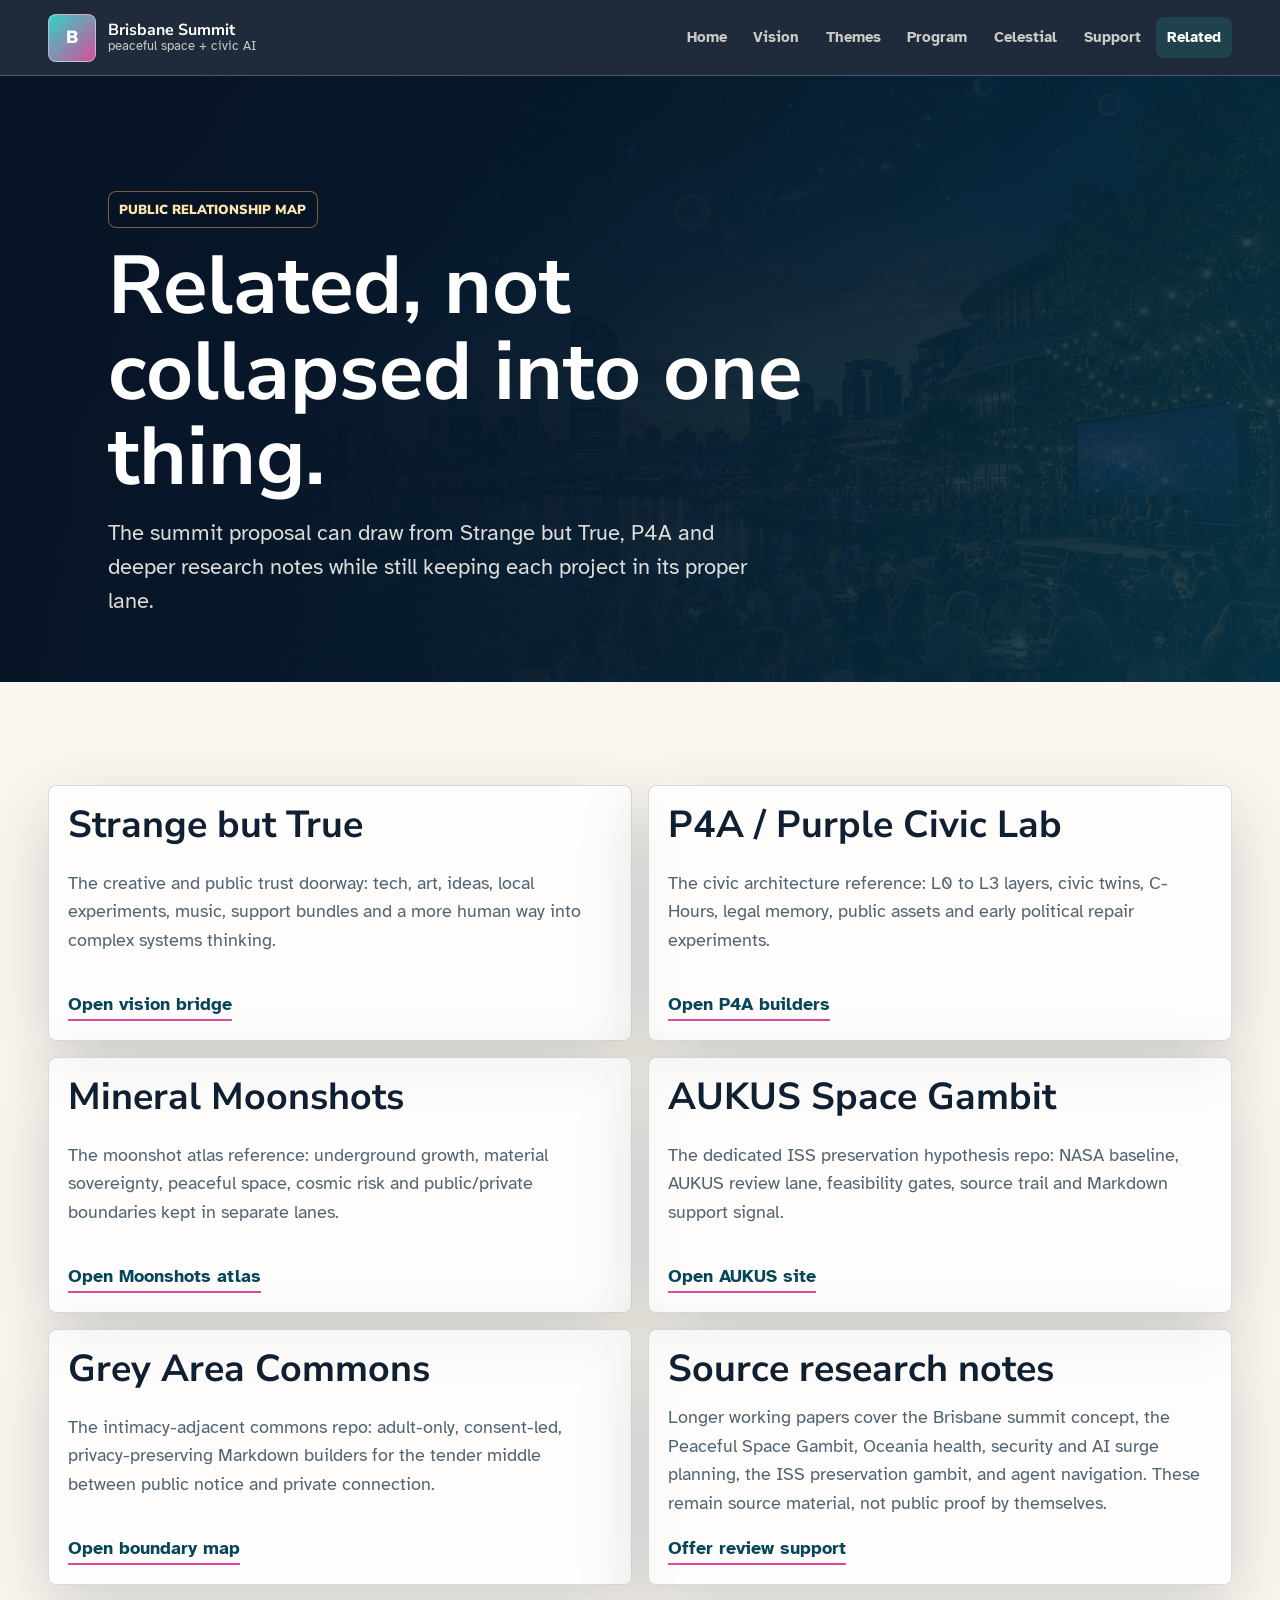
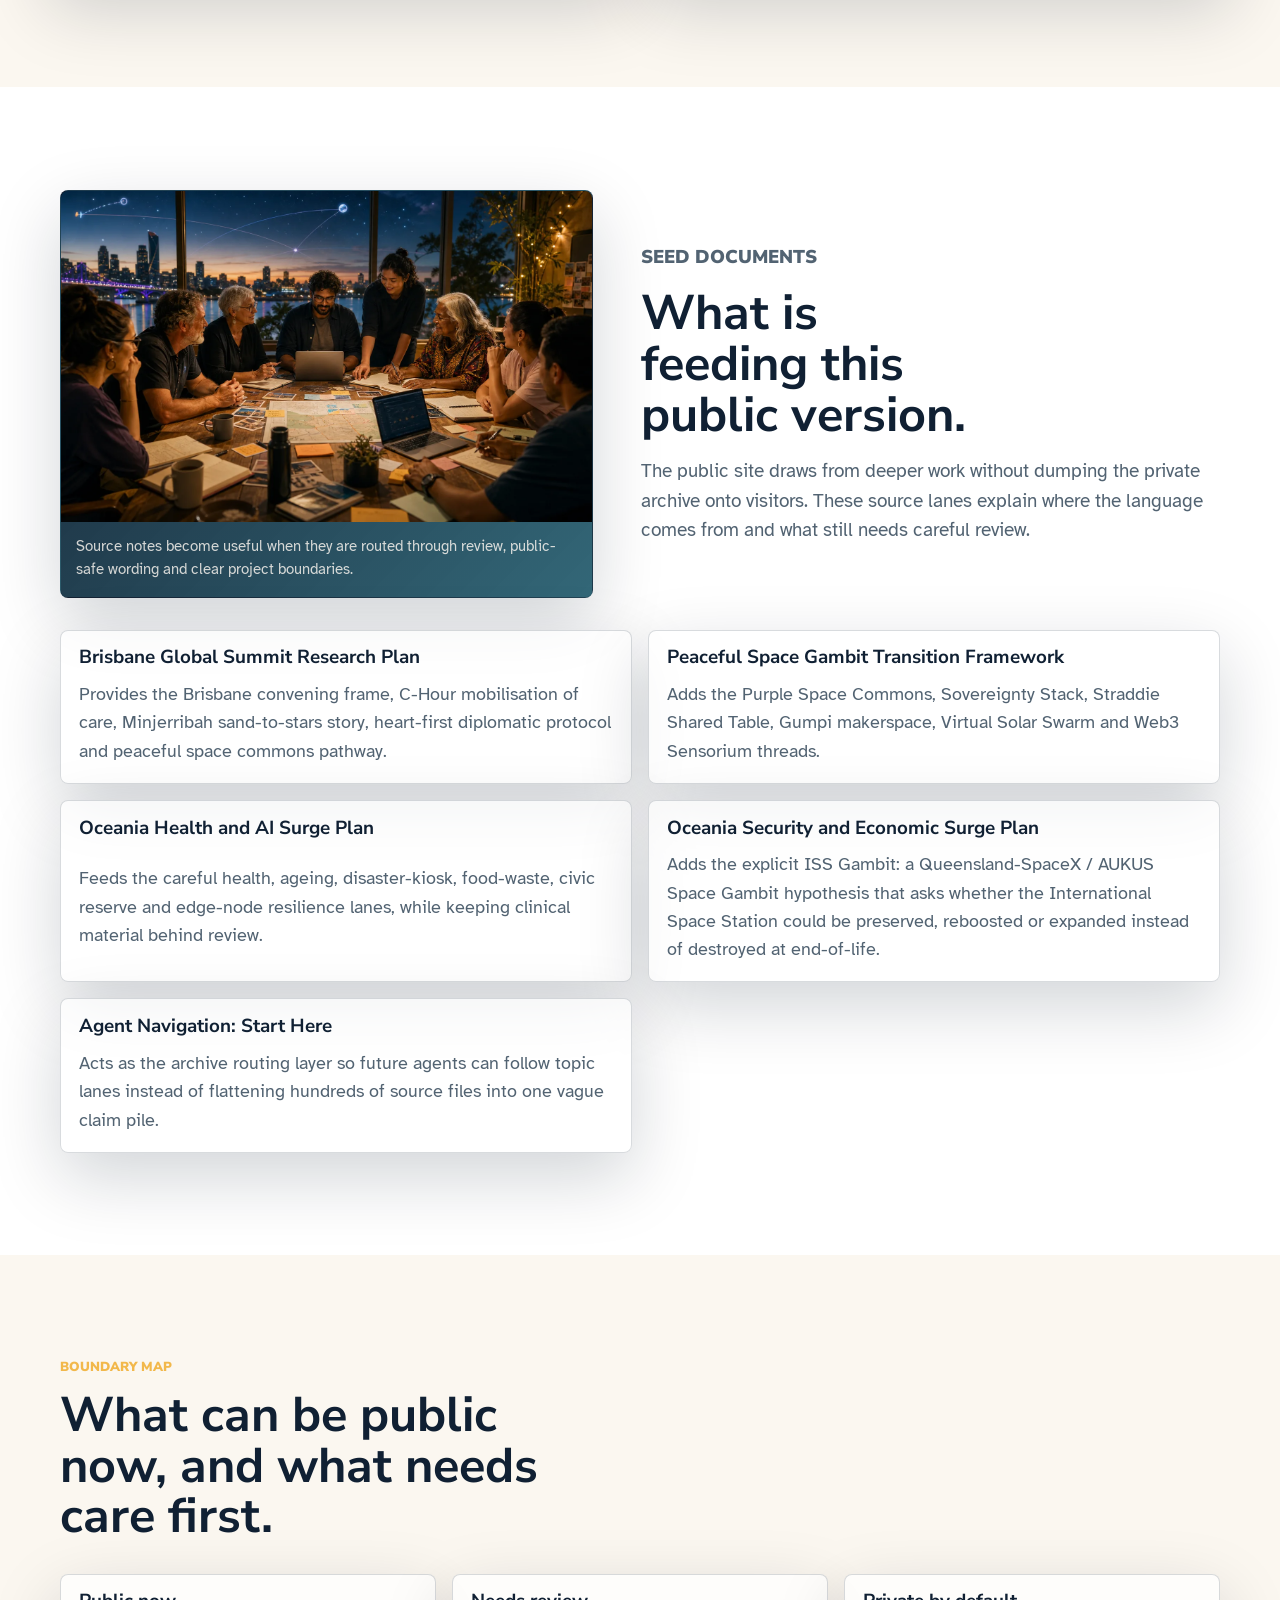
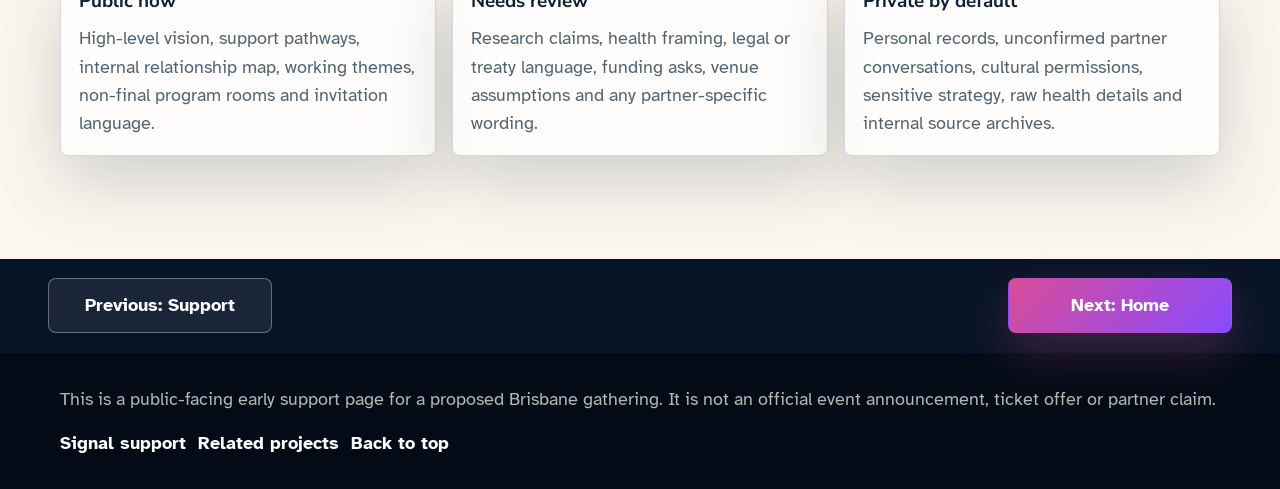
<file: related.html>
﻿<!doctype html>
<html lang="en-AU">
<head>
  <meta charset="utf-8">
  <meta name="viewport" content="width=device-width, initial-scale=1">
  <meta name="description" content="Public-safe relationship map between the Brisbane summit proposal, Strange but True, P4A and source research.">
  <meta name="theme-color" content="#071426">
  <title>Related Work | Brisbane Peaceful Space & Civic AI Summit</title>
  <link rel="preconnect" href="https://fonts.googleapis.com">
  <link rel="preconnect" href="https://fonts.gstatic.com" crossorigin>
  <link href="https://fonts.googleapis.com/css2?family=Atkinson+Hyperlegible:wght@400;700&family=Nunito+Sans:wght@800;900&display=swap" rel="stylesheet">
  <link rel="stylesheet" href="styles.css">
  <link rel="icon" href="assets/favicon.svg" type="image/svg+xml">
  <link rel="shortcut icon" href="assets/favicon.ico" type="image/x-icon">
</head>
<body>
  <a class="skip-link" href="#main">Skip to content</a>
  <header class="site-header">
    <a class="brand" href="index.html" aria-label="Summit home"><span class="brand-mark">B</span><span class="brand-text"><strong>Brisbane Summit</strong><span>peaceful space + civic AI</span></span></a>
    <button class="nav-toggle" type="button" aria-expanded="false" aria-controls="site-nav">Menu</button>
    <nav class="site-nav" id="site-nav" aria-label="Main navigation">
      <a href="index.html">Home</a>
      <a href="vision.html">Vision</a>
      <a href="themes.html">Themes</a>
      <a href="program.html">Program</a>
      <a href="celestial.html">Celestial</a>
      <a href="support.html">Support</a>
      <a href="related.html" aria-current="page">Related</a>
    </nav>
  </header>

  <main id="main">
    <section class="page-hero" id="top">
      <div class="page-hero-inner">
        <p class="status-note">Public relationship map</p>
        <h1>Related, not collapsed into one thing.</h1>
        <p class="hero-copy">The summit proposal can draw from Strange but True, P4A and deeper research notes while still keeping each project in its proper lane.</p>
      </div>
    </section>

    <section class="section relationship-grid" aria-label="Related work">
      <article>
        <h2>Strange but True</h2>
        <p>The creative and public trust doorway: tech, art, ideas, local experiments, music, support bundles and a more human way into complex systems thinking.</p>
        <a class="card-link" href="vision.html#invitation-title">Open vision bridge</a>
      </article>
      <article>
        <h2>P4A / Purple Civic Lab</h2>
        <p>The civic architecture reference: L0 to L3 layers, civic twins, C-Hours, legal memory, public assets and early political repair experiments.</p>
        <a class="card-link" href="https://auraofintelligence.github.io/p4a_xyz/pages/civic-twin-builders.html" target="_blank" rel="noopener noreferrer">Open P4A builders</a>
      </article>
      <article>
        <h2>Mineral Moonshots</h2>
        <p>The moonshot atlas reference: underground growth, material sovereignty, peaceful space, cosmic risk and public/private boundaries kept in separate lanes.</p>
        <a class="card-link" href="https://auraofintelligence.github.io/mineral-moonshots/moonshots.html" target="_blank" rel="noopener noreferrer">Open Moonshots atlas</a>
      </article>
      <article>
        <h2>AUKUS Space Gambit</h2>
        <p>The dedicated ISS preservation hypothesis repo: NASA baseline, AUKUS review lane, feasibility gates, source trail and Markdown support signal.</p>
        <a class="card-link" href="https://auraofintelligence.github.io/aukus-space-gambit/" target="_blank" rel="noopener noreferrer">Open AUKUS site</a>
      </article>
      <article>
        <h2>Grey Area Commons</h2>
        <p>The intimacy-adjacent commons repo: adult-only, consent-led, privacy-preserving Markdown builders for the tender middle between public notice and private connection.</p>
        <a class="card-link" href="related.html#boundary-map-title">Open boundary map</a>
      </article>
      <article>
        <h2>Source research notes</h2>
        <p>Longer working papers cover the Brisbane summit concept, the Peaceful Space Gambit, Oceania health, security and AI surge planning, the ISS preservation gambit, and agent navigation. These remain source material, not public proof by themselves.</p>
        <a class="card-link" href="support.html">Offer review support</a>
      </article>
    </section>

    <section class="section seed-band" aria-labelledby="seed-docs-title">
      <div class="split-feature">
        <figure class="visual-panel">
          <img loading="lazy" decoding="async" src="assets/support-field-brisbane.webp" alt="A civic planning table used as a source review and relationship map for the Brisbane summit proposal">
          <figcaption>Source notes become useful when they are routed through review, public-safe wording and clear project boundaries.</figcaption>
        </figure>
        <div class="feature-copy">
          <p class="eyebrow">Seed documents</p>
          <h2 id="seed-docs-title">What is feeding this public version.</h2>
          <p>The public site draws from deeper work without dumping the private archive onto visitors. These source lanes explain where the language comes from and what still needs careful review.</p>
        </div>
      </div>
      <div class="program-grid">
        <article>
          <h3>Brisbane Global Summit Research Plan</h3>
          <p>Provides the Brisbane convening frame, C-Hour mobilisation of care, Minjerribah sand-to-stars story, heart-first diplomatic protocol and peaceful space commons pathway.</p>
        </article>
        <article>
          <h3>Peaceful Space Gambit Transition Framework</h3>
          <p>Adds the Purple Space Commons, Sovereignty Stack, Straddie Shared Table, Gumpi makerspace, Virtual Solar Swarm and Web3 Sensorium threads.</p>
        </article>
        <article>
          <h3>Oceania Health and AI Surge Plan</h3>
          <p>Feeds the careful health, ageing, disaster-kiosk, food-waste, civic reserve and edge-node resilience lanes, while keeping clinical material behind review.</p>
        </article>
        <article>
          <h3>Oceania Security and Economic Surge Plan</h3>
          <p>Adds the explicit ISS Gambit: a Queensland-SpaceX / AUKUS Space Gambit hypothesis that asks whether the International Space Station could be preserved, reboosted or expanded instead of destroyed at end-of-life.</p>
        </article>
        <article>
          <h3>Agent Navigation: Start Here</h3>
          <p>Acts as the archive routing layer so future agents can follow topic lanes instead of flattening hundreds of source files into one vague claim pile.</p>
        </article>
      </div>
    </section>

    <section class="section boundary-table" aria-labelledby="boundary-map-title">
      <div class="section-heading">
        <p class="eyebrow">Boundary map</p>
        <h2 id="boundary-map-title">What can be public now, and what needs care first.</h2>
      </div>
      <div class="boundary-grid">
        <article>
          <h3>Public now</h3>
          <p>High-level vision, support pathways, internal relationship map, working themes, non-final program rooms and invitation language.</p>
        </article>
        <article>
          <h3>Needs review</h3>
          <p>Research claims, health framing, legal or treaty language, funding asks, venue assumptions and any partner-specific wording.</p>
        </article>
        <article>
          <h3>Private by default</h3>
          <p>Personal records, unconfirmed partner conversations, cultural permissions, sensitive strategy, raw health details and internal source archives.</p>
        </article>
      </div>
    </section>

    <nav class="trail-nav" aria-label="Previous and next pages">
      <a class="button button-secondary" href="support.html">Previous: Support</a>
      <a class="button button-primary" href="index.html">Next: Home</a>
    </nav>
  </main>

  <footer class="site-footer">
    <p>This is a public-facing early support page for a proposed Brisbane gathering. It is not an official event announcement, ticket offer or partner claim.</p>
    <nav aria-label="Footer links"><a href="support.html">Signal support</a><a href="related.html">Related projects</a><a href="#top">Back to top</a></nav>
  </footer>
  <button class="back-to-top" type="button" aria-label="Back to top">Top</button>
  <script src="script.js"></script>
</body>
</html>
</file>
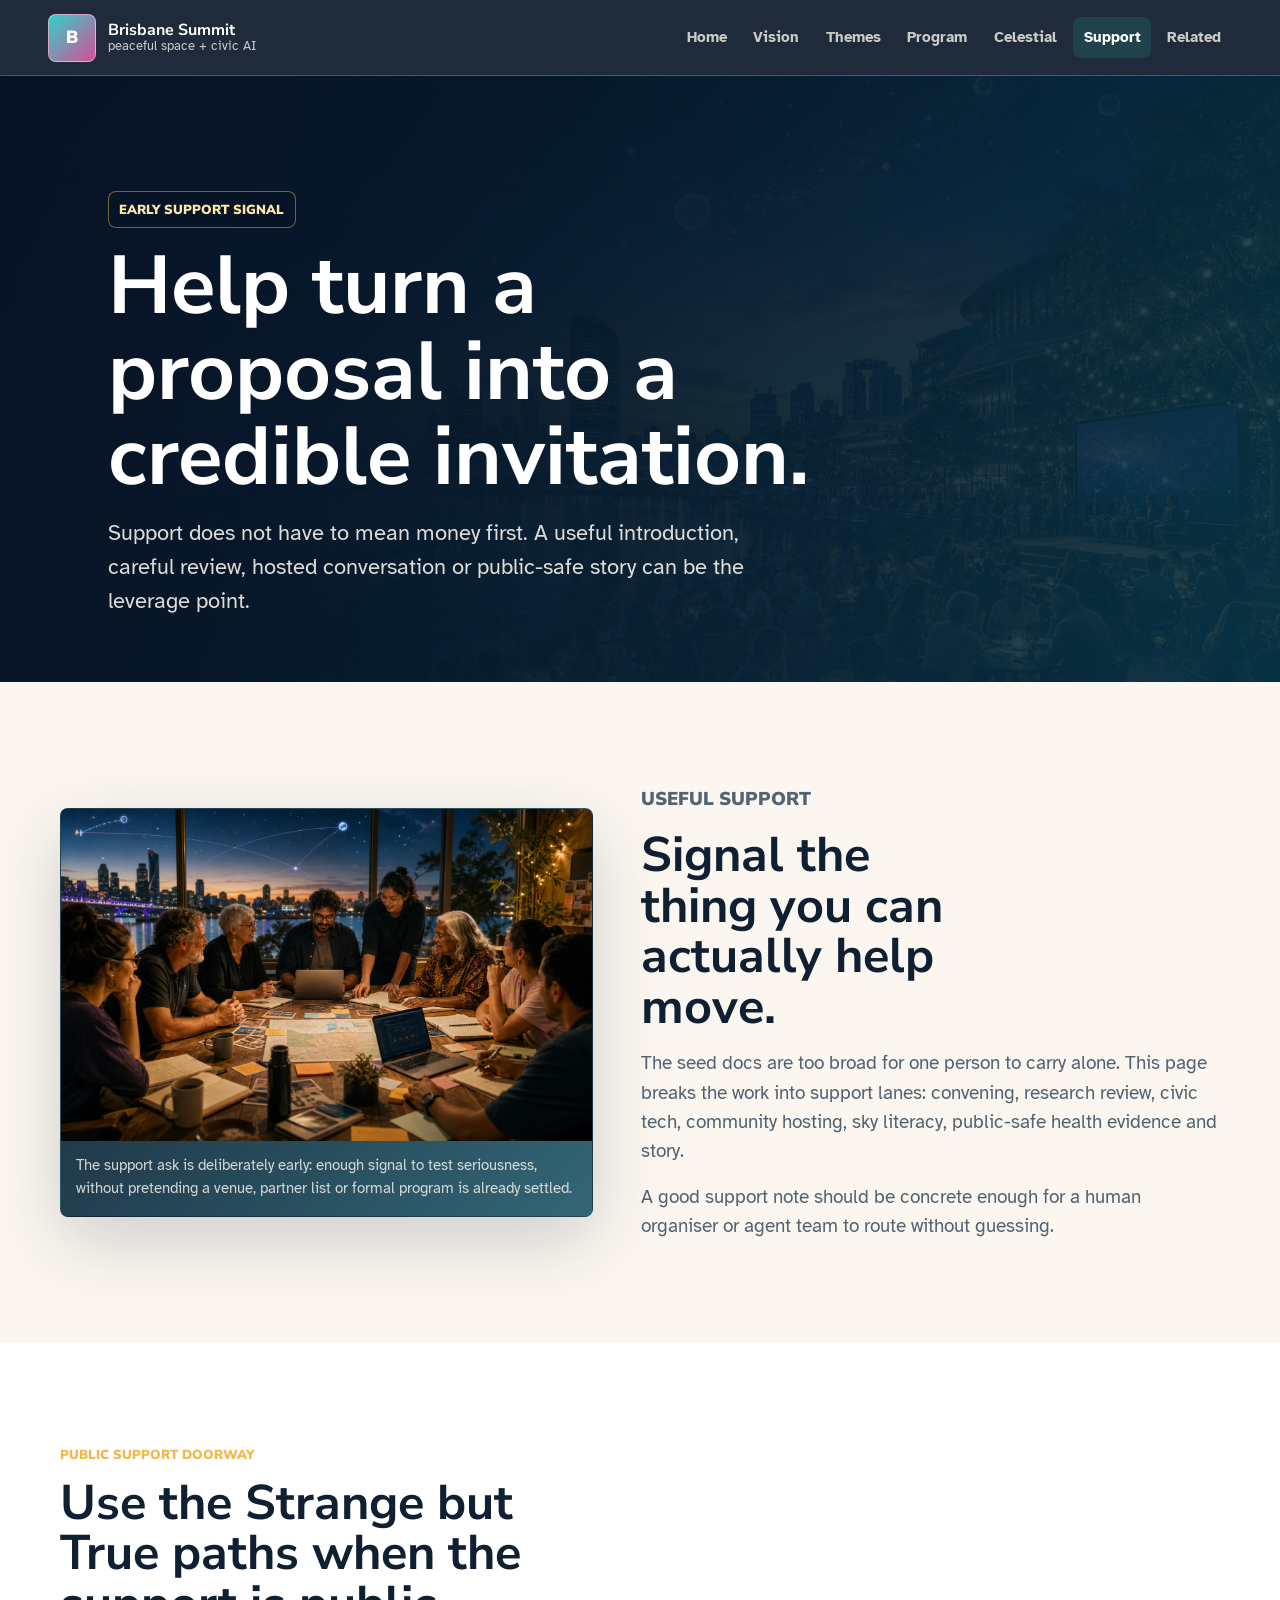
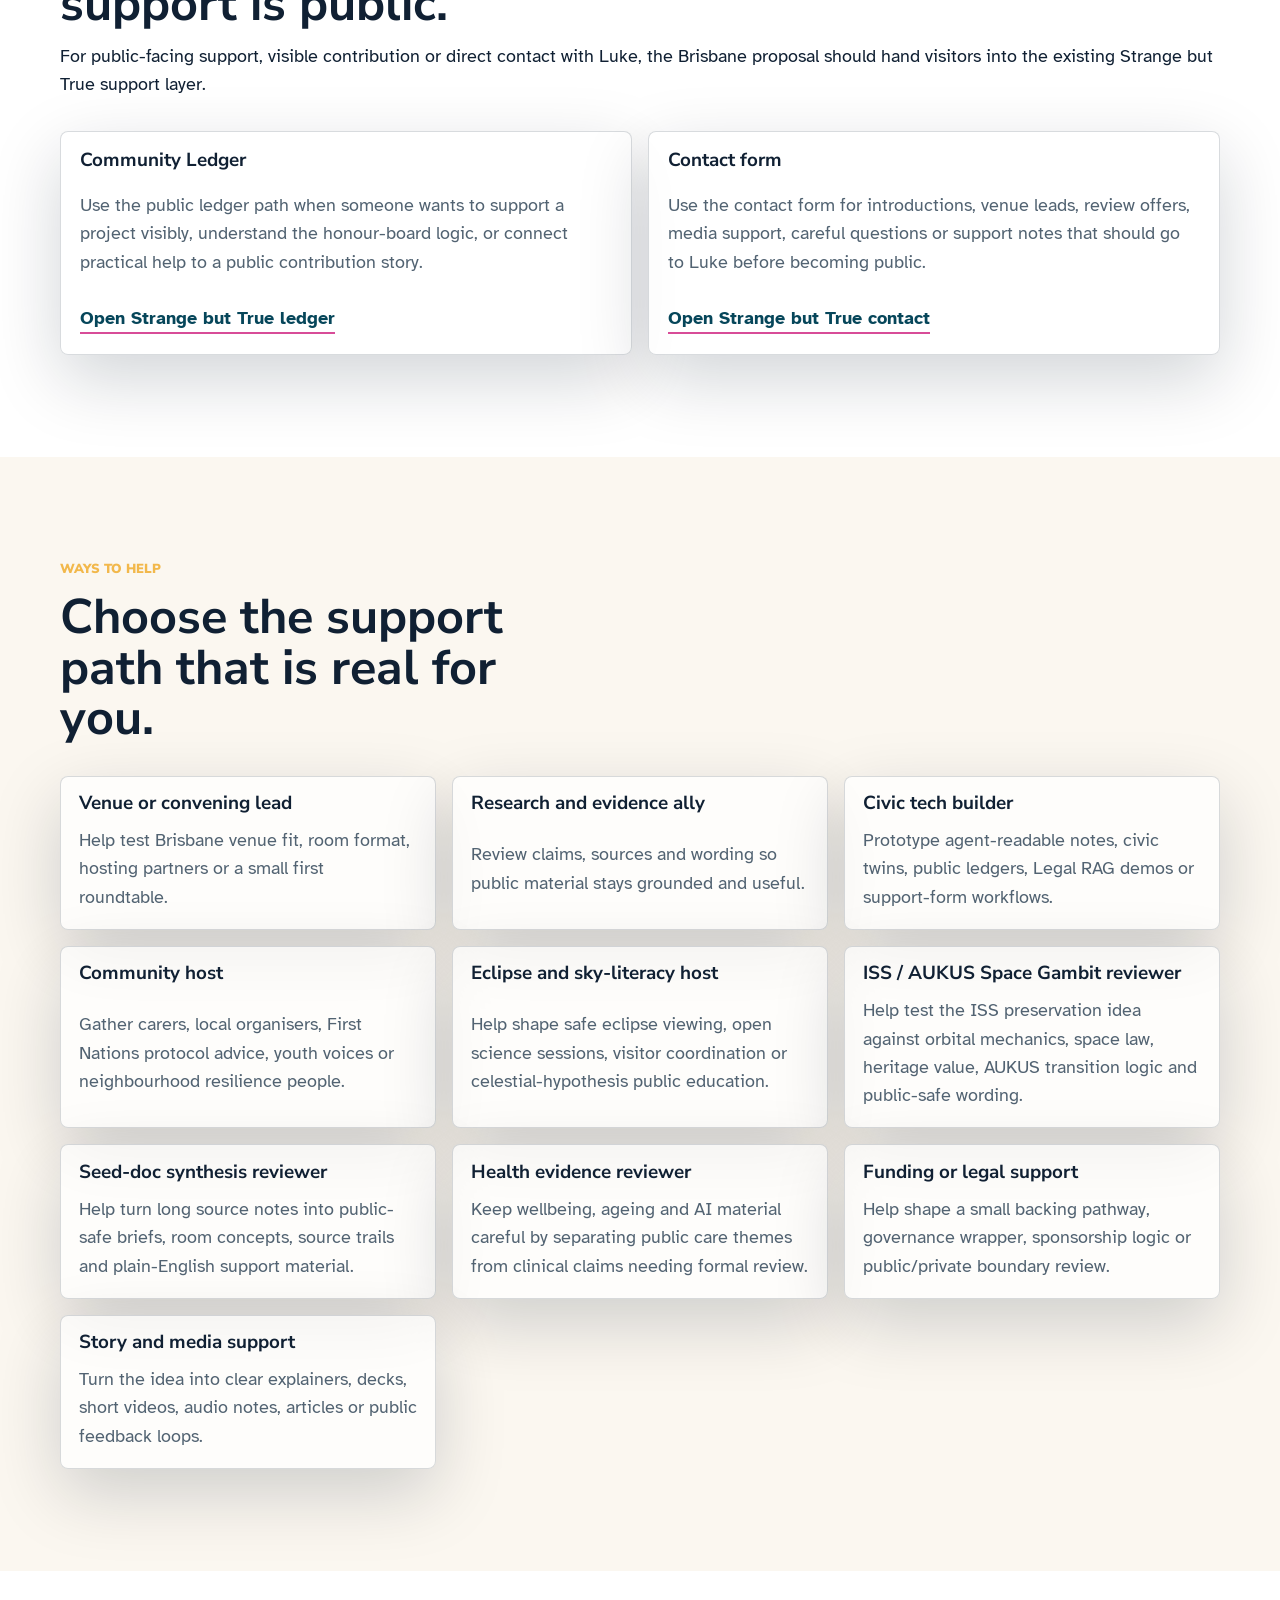
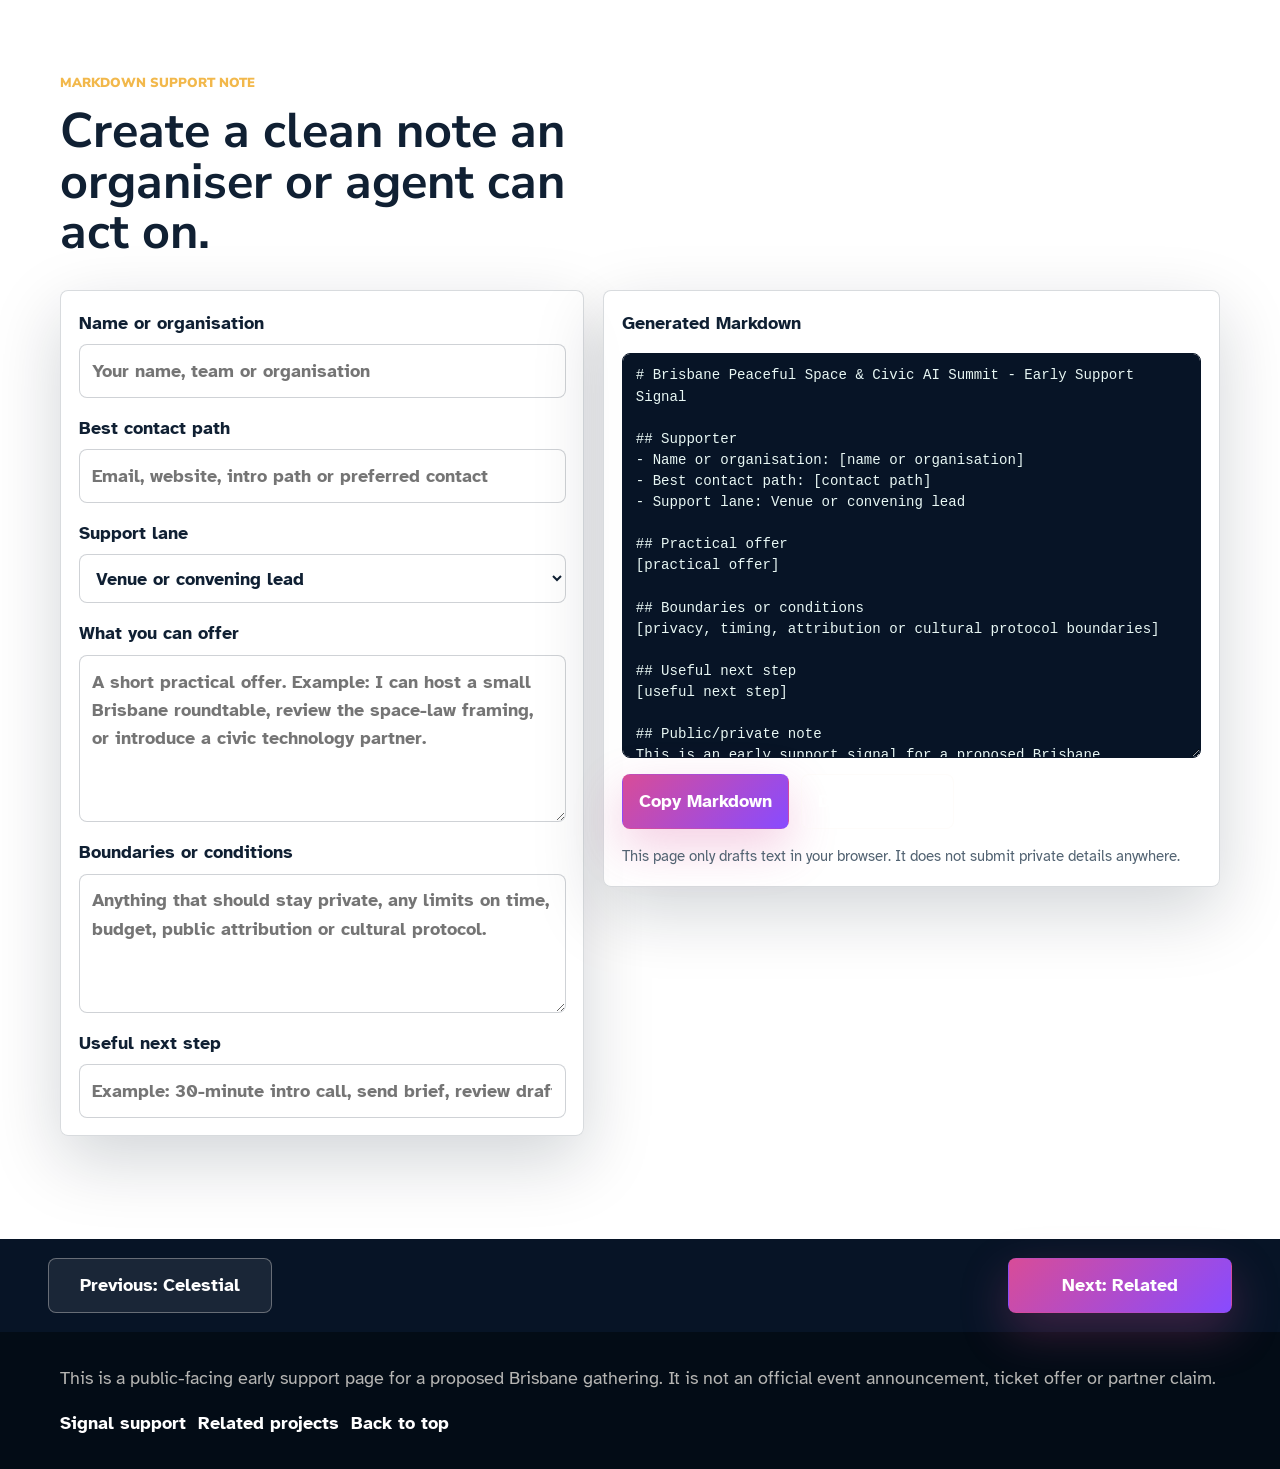
<file: support.html>
﻿<!doctype html>
<html lang="en-AU">
<head>
  <meta charset="utf-8">
  <meta name="viewport" content="width=device-width, initial-scale=1">
  <meta name="description" content="Signal early support for a proposed Brisbane peaceful space and civic AI summit.">
  <meta name="theme-color" content="#071426">
  <title>Support | Brisbane Peaceful Space & Civic AI Summit</title>
  <link rel="preconnect" href="https://fonts.googleapis.com">
  <link rel="preconnect" href="https://fonts.gstatic.com" crossorigin>
  <link href="https://fonts.googleapis.com/css2?family=Atkinson+Hyperlegible:wght@400;700&family=Nunito+Sans:wght@800;900&display=swap" rel="stylesheet">
  <link rel="stylesheet" href="styles.css">
  <link rel="icon" href="assets/favicon.svg" type="image/svg+xml">
  <link rel="shortcut icon" href="assets/favicon.ico" type="image/x-icon">
</head>
<body>
  <a class="skip-link" href="#main">Skip to content</a>
  <header class="site-header">
    <a class="brand" href="index.html" aria-label="Summit home"><span class="brand-mark">B</span><span class="brand-text"><strong>Brisbane Summit</strong><span>peaceful space + civic AI</span></span></a>
    <button class="nav-toggle" type="button" aria-expanded="false" aria-controls="site-nav">Menu</button>
    <nav class="site-nav" id="site-nav" aria-label="Main navigation">
      <a href="index.html">Home</a>
      <a href="vision.html">Vision</a>
      <a href="themes.html">Themes</a>
      <a href="program.html">Program</a>
      <a href="celestial.html">Celestial</a>
      <a href="support.html" aria-current="page">Support</a>
      <a href="related.html">Related</a>
    </nav>
  </header>

  <main id="main">
    <section class="page-hero" id="top">
      <div class="page-hero-inner">
        <p class="status-note">Early support signal</p>
        <h1>Help turn a proposal into a credible invitation.</h1>
        <p class="hero-copy">Support does not have to mean money first. A useful introduction, careful review, hosted conversation or public-safe story can be the leverage point.</p>
      </div>
    </section>

    <section class="section intro-band" aria-labelledby="support-field-title">
      <div class="intro-layout">
        <figure class="visual-panel">
          <img loading="lazy" decoding="async" src="assets/support-field-brisbane.webp" alt="A Brisbane civic support group planning around a table at night">
          <figcaption>The support ask is deliberately early: enough signal to test seriousness, without pretending a venue, partner list or formal program is already settled.</figcaption>
        </figure>
        <div class="intro-copy">
          <p class="eyebrow">Useful support</p>
          <h2 id="support-field-title">Signal the thing you can actually help move.</h2>
          <p>The seed docs are too broad for one person to carry alone. This page breaks the work into support lanes: convening, research review, civic tech, community hosting, sky literacy, public-safe health evidence and story.</p>
          <p>A good support note should be concrete enough for a human organiser or agent team to route without guessing.</p>
        </div>
      </div>
    </section>

    <section class="section support-doorway" aria-labelledby="strange-support-title">
      <div class="section-heading">
        <p class="eyebrow">Public support doorway</p>
        <h2 id="strange-support-title">Use the Strange but True paths when the support is public.</h2>
        <p>For public-facing support, visible contribution or direct contact with Luke, the Brisbane proposal should hand visitors into the existing Strange but True support layer.</p>
      </div>
      <div class="support-doorway-grid">
        <article>
          <h3>Community Ledger</h3>
          <p>Use the public ledger path when someone wants to support a project visibly, understand the honour-board logic, or connect practical help to a public contribution story.</p>
          <a class="card-link" href="https://auraofintelligence.github.io/strange-but-true/community-ledger.html" target="_blank" rel="noopener noreferrer">Open Strange but True ledger</a>
        </article>
        <article>
          <h3>Contact form</h3>
          <p>Use the contact form for introductions, venue leads, review offers, media support, careful questions or support notes that should go to Luke before becoming public.</p>
          <a class="card-link" href="https://auraofintelligence.github.io/strange-but-true/contact.html#contact-form-title" target="_blank" rel="noopener noreferrer">Open Strange but True contact</a>
        </article>
      </div>
    </section>

    <section class="section" aria-labelledby="support-paths-title">
      <div class="section-heading">
        <p class="eyebrow">Ways to help</p>
        <h2 id="support-paths-title">Choose the support path that is real for you.</h2>
      </div>
      <div class="support-grid">
        <article><h3>Venue or convening lead</h3><p>Help test Brisbane venue fit, room format, hosting partners or a small first roundtable.</p></article>
        <article><h3>Research and evidence ally</h3><p>Review claims, sources and wording so public material stays grounded and useful.</p></article>
        <article><h3>Civic tech builder</h3><p>Prototype agent-readable notes, civic twins, public ledgers, Legal RAG demos or support-form workflows.</p></article>
        <article><h3>Community host</h3><p>Gather carers, local organisers, First Nations protocol advice, youth voices or neighbourhood resilience people.</p></article>
        <article><h3>Eclipse and sky-literacy host</h3><p>Help shape safe eclipse viewing, open science sessions, visitor coordination or celestial-hypothesis public education.</p></article>
        <article><h3>ISS / AUKUS Space Gambit reviewer</h3><p>Help test the ISS preservation idea against orbital mechanics, space law, heritage value, AUKUS transition logic and public-safe wording.</p></article>
        <article><h3>Seed-doc synthesis reviewer</h3><p>Help turn long source notes into public-safe briefs, room concepts, source trails and plain-English support material.</p></article>
        <article><h3>Health evidence reviewer</h3><p>Keep wellbeing, ageing and AI material careful by separating public care themes from clinical claims needing formal review.</p></article>
        <article><h3>Funding or legal support</h3><p>Help shape a small backing pathway, governance wrapper, sponsorship logic or public/private boundary review.</p></article>
        <article><h3>Story and media support</h3><p>Turn the idea into clear explainers, decks, short videos, audio notes, articles or public feedback loops.</p></article>
      </div>
    </section>

    <section class="section builder-section" aria-labelledby="builder-title">
      <div class="section-heading">
        <p class="eyebrow">Markdown support note</p>
        <h2 id="builder-title">Create a clean note an organiser or agent can act on.</h2>
      </div>
      <div class="builder-layout">
        <form class="support-form" data-support-form>
          <label>Name or organisation
            <input name="name" type="text" placeholder="Your name, team or organisation">
          </label>
          <label>Best contact path
            <input name="contact" type="text" placeholder="Email, website, intro path or preferred contact">
          </label>
          <label>Support lane
            <select name="lane">
              <option>Venue or convening lead</option>
              <option>Research and evidence ally</option>
              <option>Civic tech builder</option>
              <option>Community host</option>
              <option>Eclipse and sky-literacy host</option>
              <option>ISS / AUKUS Space Gambit reviewer</option>
              <option>Seed-doc synthesis reviewer</option>
              <option>Health evidence reviewer</option>
              <option>Funding or legal support</option>
              <option>Story and media support</option>
              <option>General early supporter</option>
            </select>
          </label>
          <label>What you can offer
            <textarea name="offer" rows="5" placeholder="A short practical offer. Example: I can host a small Brisbane roundtable, review the space-law framing, or introduce a civic technology partner."></textarea>
          </label>
          <label>Boundaries or conditions
            <textarea name="boundaries" rows="4" placeholder="Anything that should stay private, any limits on time, budget, public attribution or cultural protocol."></textarea>
          </label>
          <label>Useful next step
            <input name="next" type="text" placeholder="Example: 30-minute intro call, send brief, review draft, invite one partner">
          </label>
        </form>
        <aside class="markdown-panel">
          <label for="support-output">Generated Markdown</label>
          <textarea id="support-output" rows="18" readonly data-support-output></textarea>
          <div class="builder-actions">
            <button class="button button-primary" type="button" data-copy-support>Copy Markdown</button>
            <button class="button button-secondary" type="button" data-download-support>Download .md</button>
          </div>
          <p class="privacy-note">This page only drafts text in your browser. It does not submit private details anywhere.</p>
        </aside>
      </div>
    </section>

    <nav class="trail-nav" aria-label="Previous and next pages">
      <a class="button button-secondary" href="celestial.html">Previous: Celestial</a>
      <a class="button button-primary" href="related.html">Next: Related</a>
    </nav>
  </main>

  <footer class="site-footer">
    <p>This is a public-facing early support page for a proposed Brisbane gathering. It is not an official event announcement, ticket offer or partner claim.</p>
    <nav aria-label="Footer links"><a href="support.html">Signal support</a><a href="related.html">Related projects</a><a href="#top">Back to top</a></nav>
  </footer>
  <button class="back-to-top" type="button" aria-label="Back to top">Top</button>
  <script src="script.js"></script>
</body>
</html>
</file>
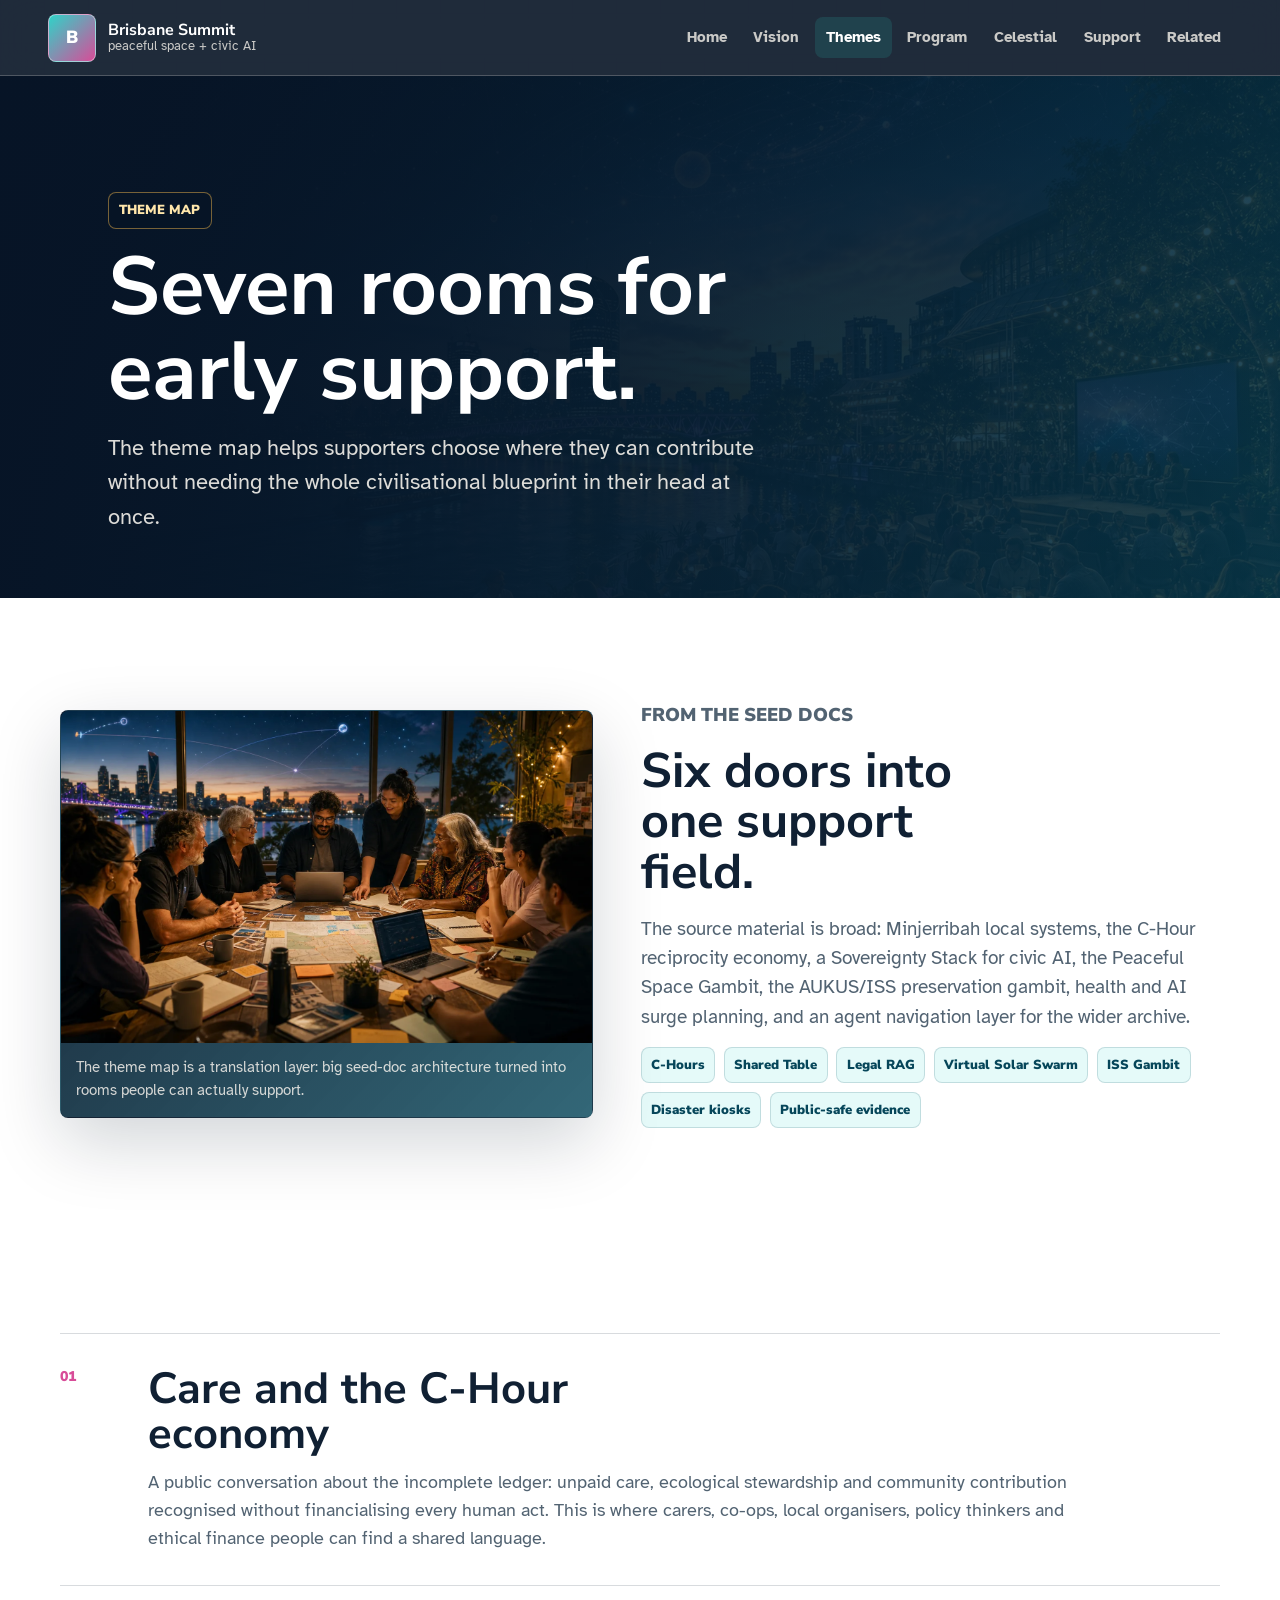
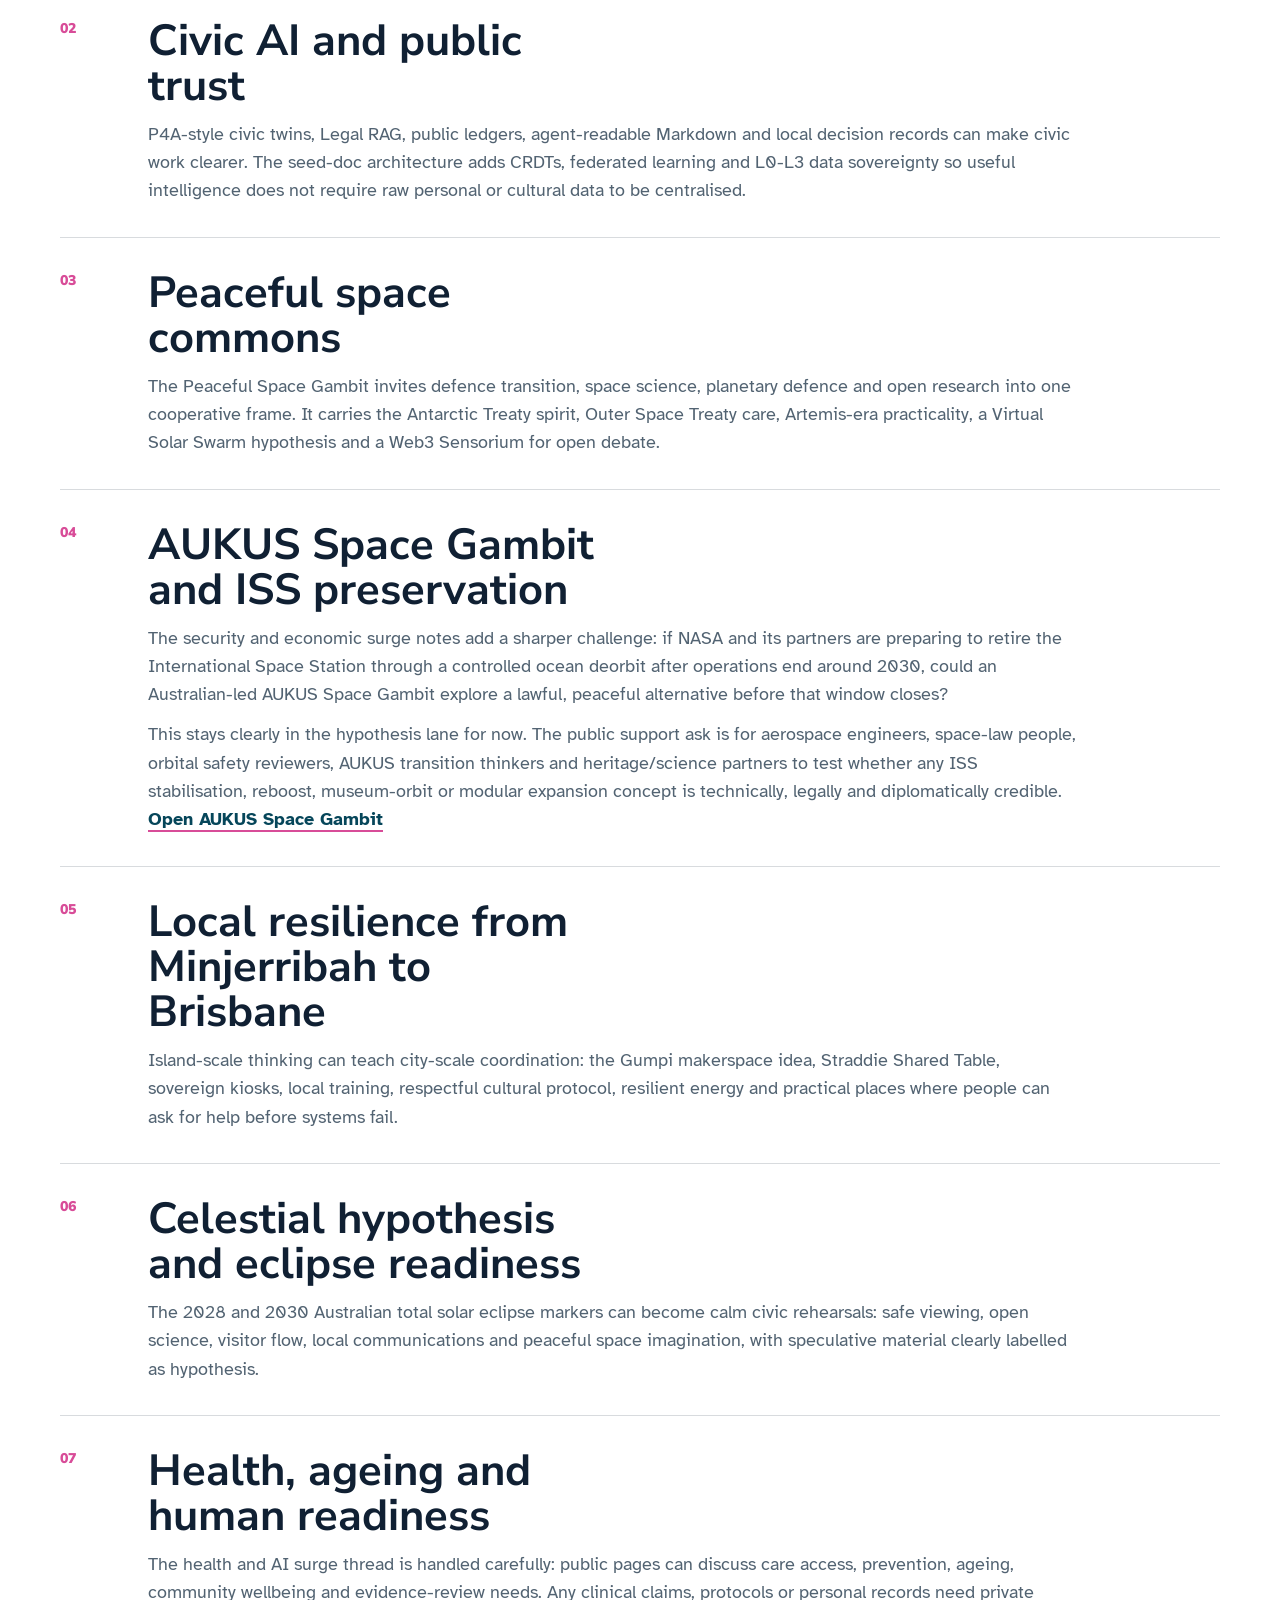
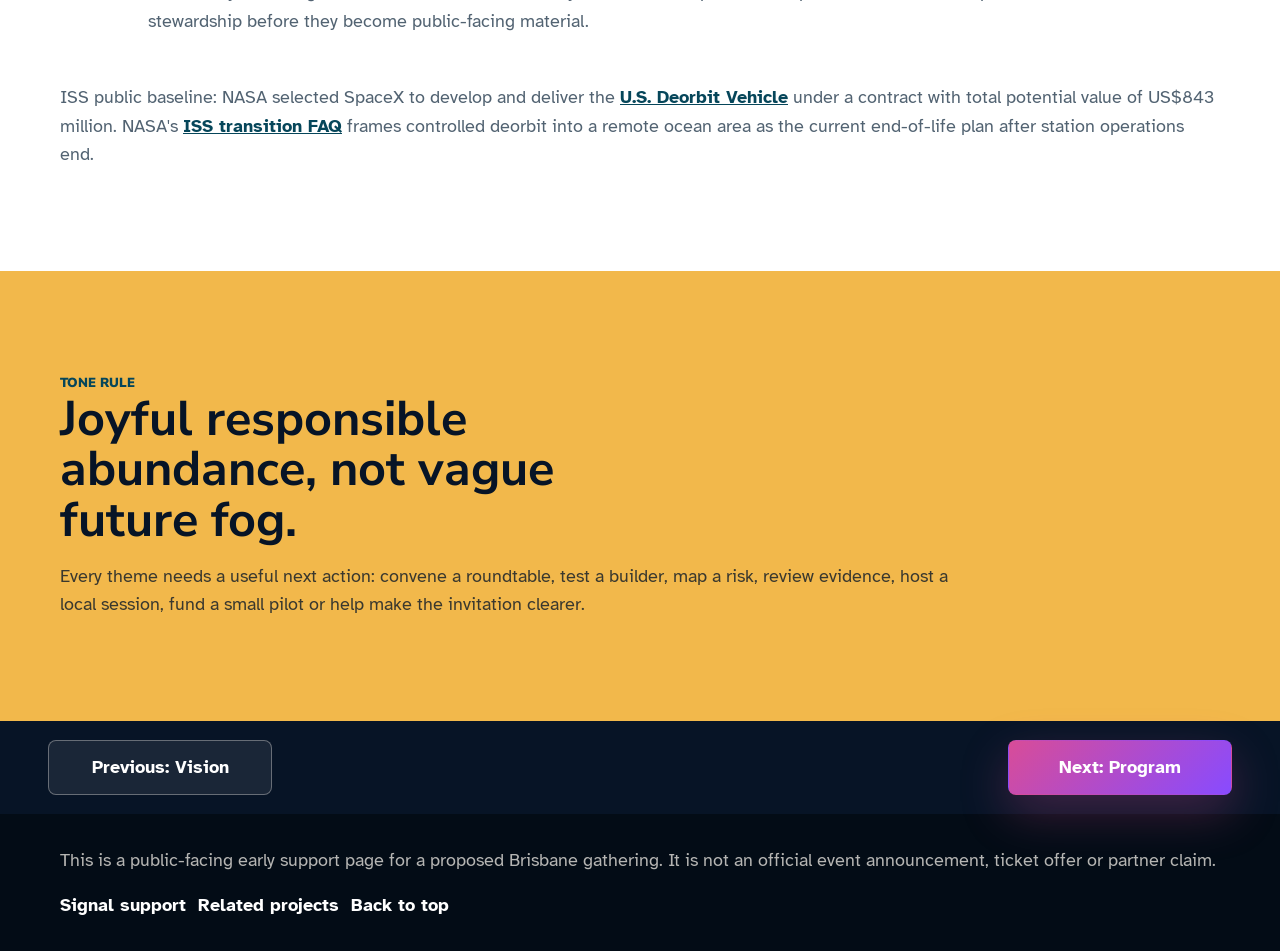
<file: themes.html>
﻿<!doctype html>
<html lang="en-AU">
<head>
  <meta charset="utf-8">
  <meta name="viewport" content="width=device-width, initial-scale=1">
  <meta name="description" content="Proposed summit themes: care, civic AI, peaceful space, local resilience, health and public trust.">
  <meta name="theme-color" content="#071426">
  <title>Themes | Brisbane Peaceful Space & Civic AI Summit</title>
  <link rel="preconnect" href="https://fonts.googleapis.com">
  <link rel="preconnect" href="https://fonts.gstatic.com" crossorigin>
  <link href="https://fonts.googleapis.com/css2?family=Atkinson+Hyperlegible:wght@400;700&family=Nunito+Sans:wght@800;900&display=swap" rel="stylesheet">
  <link rel="stylesheet" href="styles.css">
  <link rel="icon" href="assets/favicon.svg" type="image/svg+xml">
  <link rel="shortcut icon" href="assets/favicon.ico" type="image/x-icon">
</head>
<body>
  <a class="skip-link" href="#main">Skip to content</a>
  <header class="site-header">
    <a class="brand" href="index.html" aria-label="Summit home"><span class="brand-mark">B</span><span class="brand-text"><strong>Brisbane Summit</strong><span>peaceful space + civic AI</span></span></a>
    <button class="nav-toggle" type="button" aria-expanded="false" aria-controls="site-nav">Menu</button>
    <nav class="site-nav" id="site-nav" aria-label="Main navigation">
      <a href="index.html">Home</a>
      <a href="vision.html">Vision</a>
      <a href="themes.html" aria-current="page">Themes</a>
      <a href="program.html">Program</a>
      <a href="celestial.html">Celestial</a>
      <a href="support.html">Support</a>
      <a href="related.html">Related</a>
    </nav>
  </header>

  <main id="main">
    <section class="page-hero" id="top">
      <div class="page-hero-inner">
        <p class="status-note">Theme map</p>
        <h1>Seven rooms for early support.</h1>
        <p class="hero-copy">The theme map helps supporters choose where they can contribute without needing the whole civilisational blueprint in their head at once.</p>
      </div>
    </section>

    <section class="section seed-band" aria-labelledby="seed-title">
      <div class="split-feature">
        <figure class="visual-panel">
          <img loading="lazy" decoding="async" src="assets/support-field-brisbane.webp" alt="People around a Brisbane planning table reviewing maps, notes and civic technology">
          <figcaption>The theme map is a translation layer: big seed-doc architecture turned into rooms people can actually support.</figcaption>
        </figure>
        <div class="feature-copy">
          <p class="eyebrow">From the seed docs</p>
          <h2 id="seed-title">Six doors into one support field.</h2>
          <p>The source material is broad: Minjerribah local systems, the C-Hour reciprocity economy, a Sovereignty Stack for civic AI, the Peaceful Space Gambit, the AUKUS/ISS preservation gambit, health and AI surge planning, and an agent navigation layer for the wider archive.</p>
          <div class="seed-points" aria-label="Seed document threads">
            <span>C-Hours</span>
            <span>Shared Table</span>
            <span>Legal RAG</span>
            <span>Virtual Solar Swarm</span>
            <span>ISS Gambit</span>
            <span>Disaster kiosks</span>
            <span>Public-safe evidence</span>
          </div>
        </div>
      </div>
    </section>

    <section class="section theme-list" aria-label="Summit themes">
      <article class="theme-row" id="care-economy">
        <span>01</span>
        <div>
          <h2>Care and the C-Hour economy</h2>
          <p>A public conversation about the incomplete ledger: unpaid care, ecological stewardship and community contribution recognised without financialising every human act. This is where carers, co-ops, local organisers, policy thinkers and ethical finance people can find a shared language.</p>
        </div>
      </article>
      <article class="theme-row" id="civic-ai">
        <span>02</span>
        <div>
          <h2>Civic AI and public trust</h2>
          <p>P4A-style civic twins, Legal RAG, public ledgers, agent-readable Markdown and local decision records can make civic work clearer. The seed-doc architecture adds CRDTs, federated learning and L0-L3 data sovereignty so useful intelligence does not require raw personal or cultural data to be centralised.</p>
        </div>
      </article>
      <article class="theme-row" id="peaceful-space">
        <span>03</span>
        <div>
          <h2>Peaceful space commons</h2>
          <p>The Peaceful Space Gambit invites defence transition, space science, planetary defence and open research into one cooperative frame. It carries the Antarctic Treaty spirit, Outer Space Treaty care, Artemis-era practicality, a Virtual Solar Swarm hypothesis and a Web3 Sensorium for open debate.</p>
        </div>
      </article>
      <article class="theme-row" id="aukus-iss">
        <span>04</span>
        <div>
          <h2>AUKUS Space Gambit and ISS preservation</h2>
          <p>The security and economic surge notes add a sharper challenge: if NASA and its partners are preparing to retire the International Space Station through a controlled ocean deorbit after operations end around 2030, could an Australian-led AUKUS Space Gambit explore a lawful, peaceful alternative before that window closes?</p>
          <p>This stays clearly in the hypothesis lane for now. The public support ask is for aerospace engineers, space-law people, orbital safety reviewers, AUKUS transition thinkers and heritage/science partners to test whether any ISS stabilisation, reboost, museum-orbit or modular expansion concept is technically, legally and diplomatically credible.</p>
          <a class="card-link" href="https://auraofintelligence.github.io/aukus-space-gambit/" target="_blank" rel="noopener noreferrer">Open AUKUS Space Gambit</a>
        </div>
      </article>
      <article class="theme-row" id="local-resilience">
        <span>05</span>
        <div>
          <h2>Local resilience from Minjerribah to Brisbane</h2>
          <p>Island-scale thinking can teach city-scale coordination: the Gumpi makerspace idea, Straddie Shared Table, sovereign kiosks, local training, respectful cultural protocol, resilient energy and practical places where people can ask for help before systems fail.</p>
        </div>
      </article>
      <article class="theme-row" id="celestial-readiness">
        <span>06</span>
        <div>
          <h2>Celestial hypothesis and eclipse readiness</h2>
          <p>The 2028 and 2030 Australian total solar eclipse markers can become calm civic rehearsals: safe viewing, open science, visitor flow, local communications and peaceful space imagination, with speculative material clearly labelled as hypothesis.</p>
        </div>
      </article>
      <article class="theme-row" id="health-readiness">
        <span>07</span>
        <div>
          <h2>Health, ageing and human readiness</h2>
          <p>The health and AI surge thread is handled carefully: public pages can discuss care access, prevention, ageing, community wellbeing and evidence-review needs. Any clinical claims, protocols or personal records need private stewardship before they become public-facing material.</p>
        </div>
      </article>
      <p class="source-note">ISS public baseline: NASA selected SpaceX to develop and deliver the <a href="https://www.nasa.gov/news-release/nasa-selects-international-space-station-us-deorbit-vehicle/" target="_blank" rel="noopener noreferrer">U.S. Deorbit Vehicle</a> under a contract with total potential value of US$843 million. NASA's <a href="https://www.nasa.gov/faqs-the-international-space-station-transition-plan/" target="_blank" rel="noopener noreferrer">ISS transition FAQ</a> frames controlled deorbit into a remote ocean area as the current end-of-life plan after station operations end.</p>
    </section>

    <section class="section callout-band" aria-labelledby="tone-title">
      <div>
        <p class="eyebrow">Tone rule</p>
        <h2 id="tone-title">Joyful responsible abundance, not vague future fog.</h2>
        <p>Every theme needs a useful next action: convene a roundtable, test a builder, map a risk, review evidence, host a local session, fund a small pilot or help make the invitation clearer.</p>
      </div>
    </section>

    <nav class="trail-nav" aria-label="Previous and next pages">
      <a class="button button-secondary" href="vision.html">Previous: Vision</a>
      <a class="button button-primary" href="program.html">Next: Program</a>
    </nav>
  </main>

  <footer class="site-footer">
    <p>This is a public-facing early support page for a proposed Brisbane gathering. It is not an official event announcement, ticket offer or partner claim.</p>
    <nav aria-label="Footer links"><a href="support.html">Signal support</a><a href="related.html">Related projects</a><a href="#top">Back to top</a></nav>
  </footer>
  <button class="back-to-top" type="button" aria-label="Back to top">Top</button>
  <script src="script.js"></script>
</body>
</html>
</file>
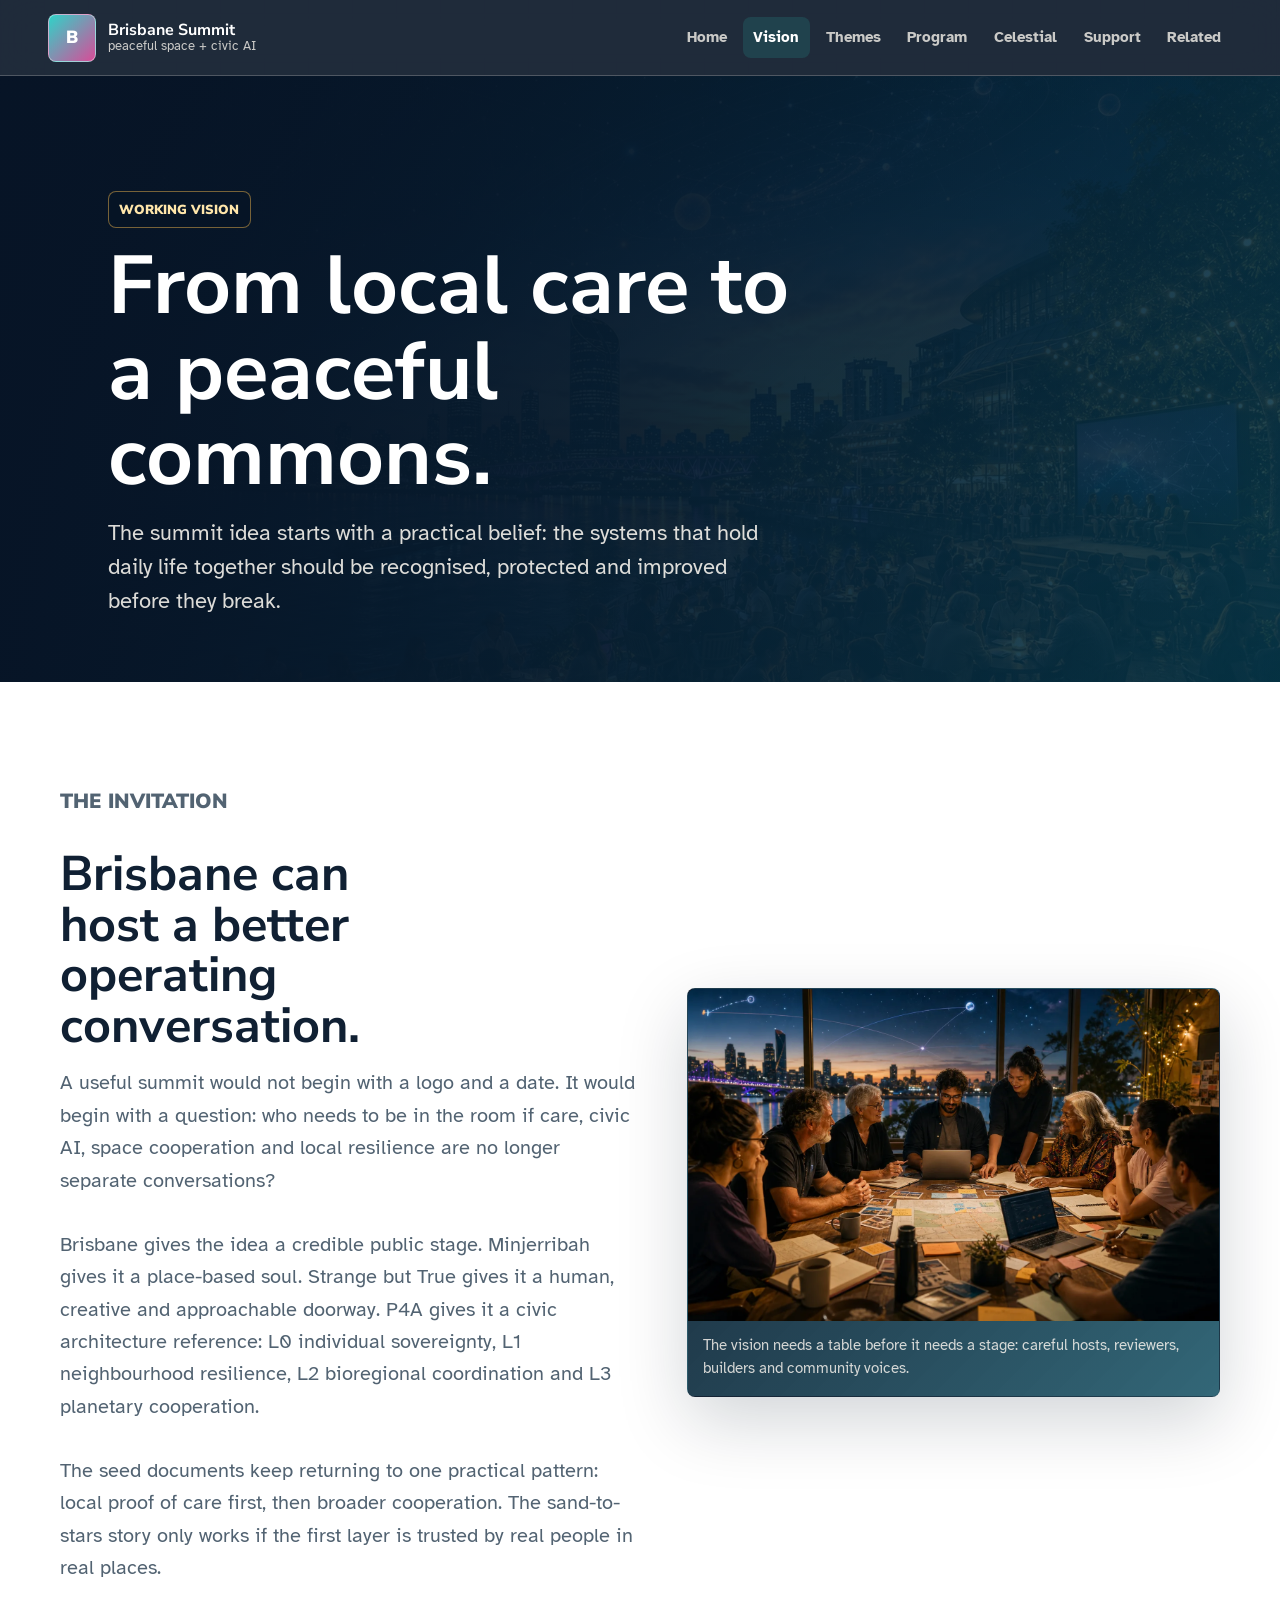
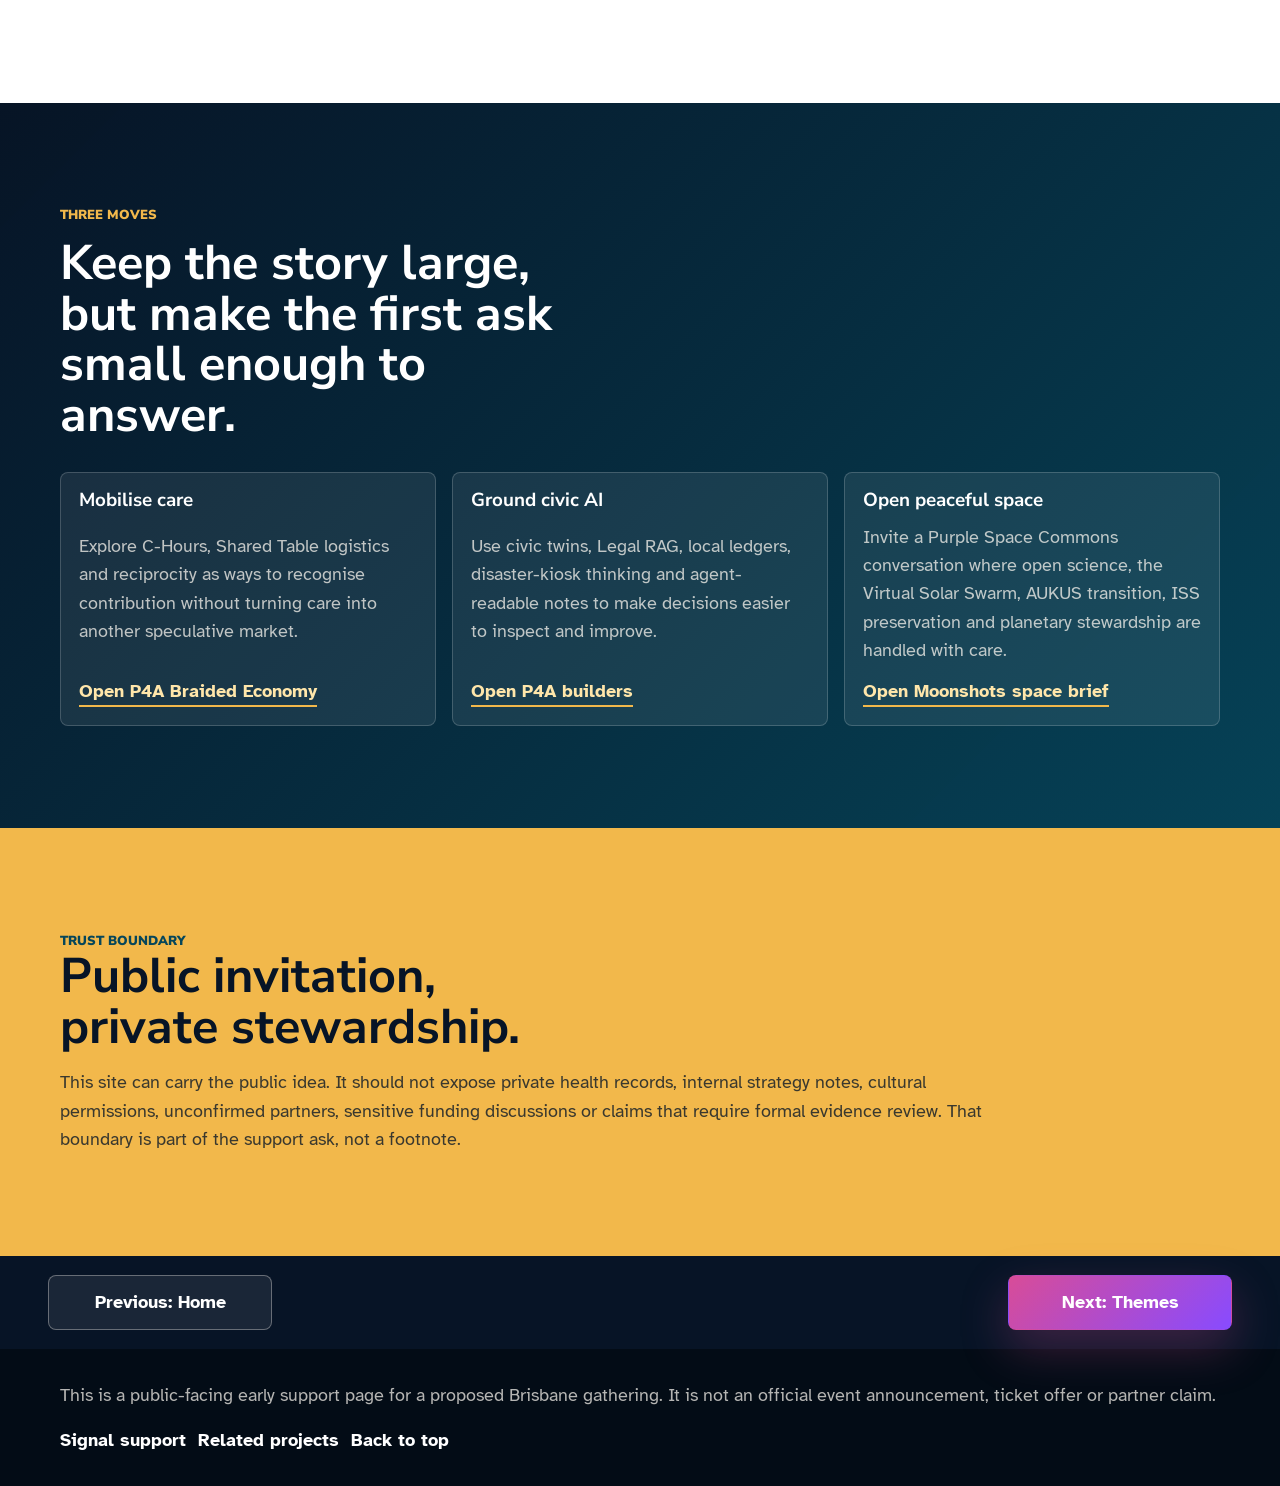
<file: vision.html>
﻿<!doctype html>
<html lang="en-AU">
<head>
  <meta charset="utf-8">
  <meta name="viewport" content="width=device-width, initial-scale=1">
  <meta name="description" content="The public vision for a proposed Brisbane summit on peaceful space, civic AI and care-centred civic abundance.">
  <meta name="theme-color" content="#071426">
  <title>Vision | Brisbane Peaceful Space & Civic AI Summit</title>
  <link rel="preconnect" href="https://fonts.googleapis.com">
  <link rel="preconnect" href="https://fonts.gstatic.com" crossorigin>
  <link href="https://fonts.googleapis.com/css2?family=Atkinson+Hyperlegible:wght@400;700&family=Nunito+Sans:wght@800;900&display=swap" rel="stylesheet">
  <link rel="stylesheet" href="styles.css">
  <link rel="icon" href="assets/favicon.svg" type="image/svg+xml">
  <link rel="shortcut icon" href="assets/favicon.ico" type="image/x-icon">
</head>
<body>
  <a class="skip-link" href="#main">Skip to content</a>
  <header class="site-header">
    <a class="brand" href="index.html" aria-label="Summit home"><span class="brand-mark">B</span><span class="brand-text"><strong>Brisbane Summit</strong><span>peaceful space + civic AI</span></span></a>
    <button class="nav-toggle" type="button" aria-expanded="false" aria-controls="site-nav">Menu</button>
    <nav class="site-nav" id="site-nav" aria-label="Main navigation">
      <a href="index.html">Home</a>
      <a href="vision.html" aria-current="page">Vision</a>
      <a href="themes.html">Themes</a>
      <a href="program.html">Program</a>
      <a href="celestial.html">Celestial</a>
      <a href="support.html">Support</a>
      <a href="related.html">Related</a>
    </nav>
  </header>

  <main id="main">
    <section class="page-hero" id="top">
      <div class="page-hero-inner">
        <p class="status-note">Working vision</p>
        <h1>From local care to a peaceful commons.</h1>
        <p class="hero-copy">The summit idea starts with a practical belief: the systems that hold daily life together should be recognised, protected and improved before they break.</p>
      </div>
    </section>

    <section class="section narrative" aria-labelledby="invitation-title">
      <div class="split-feature reverse">
        <div class="feature-copy">
          <p class="eyebrow">The invitation</p>
          <h2 id="invitation-title">Brisbane can host a better operating conversation.</h2>
          <p>A useful summit would not begin with a logo and a date. It would begin with a question: who needs to be in the room if care, civic AI, space cooperation and local resilience are no longer separate conversations?</p>
          <p>Brisbane gives the idea a credible public stage. Minjerribah gives it a place-based soul. Strange but True gives it a human, creative and approachable doorway. P4A gives it a civic architecture reference: L0 individual sovereignty, L1 neighbourhood resilience, L2 bioregional coordination and L3 planetary cooperation.</p>
          <p>The seed documents keep returning to one practical pattern: local proof of care first, then broader cooperation. The sand-to-stars story only works if the first layer is trusted by real people in real places.</p>
        </div>
        <figure class="visual-panel">
          <img loading="lazy" decoding="async" src="assets/support-field-brisbane.webp" alt="A civic support circle planning around a table with Brisbane visible behind them">
          <figcaption>The vision needs a table before it needs a stage: careful hosts, reviewers, builders and community voices.</figcaption>
        </figure>
      </div>
    </section>

    <section class="section split-band" aria-labelledby="three-moves-title">
      <div class="section-heading">
        <p class="eyebrow">Three moves</p>
        <h2 id="three-moves-title">Keep the story large, but make the first ask small enough to answer.</h2>
      </div>
      <div class="feature-grid three">
        <article>
          <h3>Mobilise care</h3>
          <p>Explore C-Hours, Shared Table logistics and reciprocity as ways to recognise contribution without turning care into another speculative market.</p>
          <a class="card-link" href="https://auraofintelligence.github.io/p4a_xyz/pages/braided-economy.html" target="_blank" rel="noopener noreferrer">Open P4A Braided Economy</a>
        </article>
        <article>
          <h3>Ground civic AI</h3>
          <p>Use civic twins, Legal RAG, local ledgers, disaster-kiosk thinking and agent-readable notes to make decisions easier to inspect and improve.</p>
          <a class="card-link" href="https://auraofintelligence.github.io/p4a_xyz/pages/civic-twin-builders.html" target="_blank" rel="noopener noreferrer">Open P4A builders</a>
        </article>
        <article>
          <h3>Open peaceful space</h3>
          <p>Invite a Purple Space Commons conversation where open science, the Virtual Solar Swarm, AUKUS transition, ISS preservation and planetary stewardship are handled with care.</p>
          <a class="card-link" href="https://auraofintelligence.github.io/mineral-moonshots/briefs/peaceful-space.html" target="_blank" rel="noopener noreferrer">Open Moonshots space brief</a>
        </article>
      </div>
    </section>

    <section class="section callout-band" aria-labelledby="boundary-title">
      <div>
        <p class="eyebrow">Trust boundary</p>
        <h2 id="boundary-title">Public invitation, private stewardship.</h2>
        <p>This site can carry the public idea. It should not expose private health records, internal strategy notes, cultural permissions, unconfirmed partners, sensitive funding discussions or claims that require formal evidence review. That boundary is part of the support ask, not a footnote.</p>
      </div>
    </section>

    <nav class="trail-nav" aria-label="Previous and next pages">
      <a class="button button-secondary" href="index.html">Previous: Home</a>
      <a class="button button-primary" href="themes.html">Next: Themes</a>
    </nav>
  </main>

  <footer class="site-footer">
    <p>This is a public-facing early support page for a proposed Brisbane gathering. It is not an official event announcement, ticket offer or partner claim.</p>
    <nav aria-label="Footer links"><a href="support.html">Signal support</a><a href="related.html">Related projects</a><a href="#top">Back to top</a></nav>
  </footer>
  <button class="back-to-top" type="button" aria-label="Back to top">Top</button>
  <script src="script.js"></script>
</body>
</html>
</file>
<file: styles.css>
:root {
  --ink: #071426;
  --midnight: #0d2238;
  --deep-teal: #06465a;
  --river: #2fd3c8;
  --gold: #f2b84b;
  --rose: #d84c98;
  --paper: #fbf7f0;
  --paper-strong: #ffffff;
  --text: #102033;
  --muted: #526372;
  --line: rgba(16, 32, 51, 0.16);
  --line-dark: rgba(251, 247, 240, 0.22);
  --shadow: 0 24px 70px rgba(7, 20, 38, 0.18);
  --radius: 8px;
  --max: 1160px;
  --heading: "Nunito Sans", "Avenir Next", Arial, sans-serif;
  --body: "Atkinson Hyperlegible", "Segoe UI", Arial, sans-serif;
}

* {
  box-sizing: border-box;
}

html {
  scroll-behavior: smooth;
}

main [id] {
  scroll-margin-top: 6rem;
}

body {
  margin: 0;
  background: var(--paper);
  color: var(--text);
  font-family: var(--body);
  font-size: 18px;
  line-height: 1.58;
}

body::before {
  background:
    linear-gradient(90deg, rgba(6, 70, 90, 0.06) 1px, transparent 1px),
    linear-gradient(0deg, rgba(6, 70, 90, 0.05) 1px, transparent 1px);
  background-size: 44px 44px;
  content: "";
  inset: 0;
  mask-image: linear-gradient(180deg, rgba(0, 0, 0, 0.45), transparent 48rem);
  pointer-events: none;
  position: fixed;
  z-index: -1;
}

img {
  display: block;
  height: auto;
  max-width: 100%;
}

a {
  color: inherit;
}

h1,
h2,
h3 {
  font-family: var(--heading);
  letter-spacing: 0;
  line-height: 1.04;
  margin: 0;
}

h1 {
  color: white;
  font-size: clamp(2.8rem, 6.4vw, 5.35rem);
  max-width: 15ch;
}

h2 {
  font-size: clamp(1.85rem, 3.8vw, 3.55rem);
  max-width: 18ch;
}

h3 {
  font-size: 1.18rem;
}

p {
  margin: 0;
}

.skip-link {
  background: var(--gold);
  color: var(--ink);
  font-weight: 800;
  left: 1rem;
  padding: 0.65rem 0.9rem;
  position: absolute;
  top: -5rem;
  z-index: 100;
}

.skip-link:focus {
  top: 1rem;
}

.site-header {
  align-items: center;
  background: rgba(7, 20, 38, 0.9);
  backdrop-filter: blur(18px);
  border-bottom: 1px solid var(--line-dark);
  display: flex;
  gap: 1rem;
  justify-content: space-between;
  padding: 0.85rem clamp(1rem, 4vw, 3rem);
  position: sticky;
  top: 0;
  z-index: 50;
}

.brand {
  align-items: center;
  color: white;
  display: inline-flex;
  gap: 0.75rem;
  min-width: 15rem;
  text-decoration: none;
}

.brand-mark {
  background: linear-gradient(135deg, var(--river), var(--rose));
  border: 1px solid rgba(255, 255, 255, 0.42);
  border-radius: var(--radius);
  color: white;
  display: grid;
  font-family: var(--heading);
  font-size: 1.1rem;
  font-weight: 900;
  height: 3rem;
  place-items: center;
  width: 3rem;
}

.brand-text {
  display: grid;
  font-size: 0.8rem;
  line-height: 1.18;
}

.brand-text strong {
  font-family: var(--heading);
  font-size: 1rem;
}

.brand-text span {
  color: rgba(251, 247, 240, 0.78);
}

.site-nav {
  align-items: center;
  color: rgba(251, 247, 240, 0.78);
  display: flex;
  flex-wrap: wrap;
  gap: 0.3rem;
  justify-content: flex-end;
}

.site-nav a {
  border-radius: var(--radius);
  font-size: 0.92rem;
  font-weight: 700;
  padding: 0.55rem 0.68rem;
  text-decoration: none;
}

.site-nav a:hover,
.site-nav a:focus-visible,
.site-nav a[aria-current="page"] {
  background: rgba(47, 211, 200, 0.14);
  color: white;
}

.nav-toggle {
  background: transparent;
  border: 1px solid var(--line-dark);
  border-radius: var(--radius);
  color: white;
  display: none;
  font: inherit;
  font-weight: 800;
  padding: 0.55rem 0.7rem;
}

.hero {
  min-height: calc(88vh - 4.8rem);
  position: relative;
}

.hero-image {
  inset: 0;
  position: absolute;
  z-index: -2;
}

.hero-image img {
  height: 100%;
  object-fit: cover;
  object-position: center;
  width: 100%;
}

.hero-image::after {
  background:
    linear-gradient(90deg, rgba(7, 20, 38, 0.96) 0%, rgba(7, 20, 38, 0.82) 34%, rgba(7, 20, 38, 0.38) 72%, rgba(7, 20, 38, 0.18) 100%),
    linear-gradient(0deg, rgba(7, 20, 38, 0.96) 0%, transparent 42%);
  content: "";
  inset: 0;
  position: absolute;
}

.hero-content {
  display: grid;
  gap: 1.1rem;
  margin: 0 auto;
  max-width: var(--max);
  min-height: calc(88vh - 4.8rem);
  padding: clamp(3.5rem, 7vw, 6rem) clamp(1rem, 4vw, 3rem) 3rem;
  place-content: center start;
}

.status-note,
.eyebrow {
  color: var(--gold);
  font-family: var(--heading);
  font-size: 0.82rem;
  font-weight: 900;
  letter-spacing: 0;
  text-transform: uppercase;
}

.status-note {
  background: rgba(7, 20, 38, 0.6);
  border: 1px solid rgba(242, 184, 75, 0.48);
  border-radius: var(--radius);
  color: #ffe6aa;
  display: inline-flex;
  padding: 0.45rem 0.65rem;
  width: fit-content;
}

.hero-copy {
  color: rgba(251, 247, 240, 0.88);
  font-size: clamp(1.08rem, 2vw, 1.35rem);
  max-width: 42rem;
}

.hero-actions,
.builder-actions,
.trail-nav,
.site-footer nav {
  align-items: center;
  display: flex;
  flex-wrap: wrap;
  gap: 0.75rem;
}

.button {
  align-items: center;
  border: 1px solid transparent;
  border-radius: var(--radius);
  cursor: pointer;
  display: inline-flex;
  font: inherit;
  font-weight: 900;
  justify-content: center;
  min-height: 2.8rem;
  padding: 0.78rem 1rem;
  text-decoration: none;
}

.button-primary {
  background: linear-gradient(135deg, var(--rose), #884bff);
  color: white;
  box-shadow: 0 18px 48px rgba(216, 76, 152, 0.28);
}

.button-secondary {
  background: rgba(255, 255, 255, 0.08);
  border-color: rgba(251, 247, 240, 0.34);
  color: white;
}

.section {
  padding: clamp(4rem, 8vw, 7rem) clamp(1rem, 4vw, 3rem);
}

.section > * {
  margin-inline: auto;
  max-width: var(--max);
}

.section-heading {
  align-items: start;
  display: grid;
  gap: 0.75rem;
  grid-template-columns: 1fr;
  margin-bottom: 2rem;
}

.intro-band {
  background: var(--paper);
}

.intro-layout,
.split-feature {
  align-items: center;
  display: grid;
  gap: clamp(1.25rem, 4vw, 3rem);
  grid-template-columns: minmax(18rem, 0.92fr) minmax(0, 1fr);
}

.split-feature.reverse {
  grid-template-columns: minmax(0, 1fr) minmax(18rem, 0.92fr);
}

.intro-copy,
.feature-copy {
  display: grid;
  gap: 1rem;
}

.intro-copy h2,
.feature-copy h2 {
  max-width: 12ch;
}

.intro-copy p,
.feature-copy p,
.section-intro {
  color: var(--muted);
  font-size: clamp(1.02rem, 1.5vw, 1.16rem);
  max-width: 46rem;
}

.visual-panel {
  background:
    linear-gradient(135deg, rgba(7, 20, 38, 0.94), rgba(6, 70, 90, 0.82));
  border: 1px solid rgba(16, 32, 51, 0.16);
  border-radius: var(--radius);
  box-shadow: var(--shadow);
  color: white;
  margin: 0;
  overflow: hidden;
}

.visual-panel img {
  aspect-ratio: 16 / 10;
  object-fit: cover;
  width: 100%;
}

.visual-panel figcaption {
  color: rgba(251, 247, 240, 0.82);
  font-size: 0.92rem;
  padding: 0.8rem 0.95rem 0.95rem;
}

.support-signals,
.seed-points {
  display: flex;
  flex-wrap: wrap;
  gap: 0.55rem;
}

.support-signals span,
.seed-points span {
  background: rgba(47, 211, 200, 0.12);
  border: 1px solid rgba(6, 70, 90, 0.16);
  border-radius: var(--radius);
  color: var(--deep-teal);
  font-family: var(--heading);
  font-size: 0.82rem;
  font-weight: 900;
  padding: 0.42rem 0.58rem;
}

.intro-copy .button,
.feature-copy .button {
  width: fit-content;
}

.split-feature + .program-grid {
  margin-top: 2rem;
}

.two-column {
  color: var(--muted);
  display: grid;
  gap: 1.25rem;
  grid-template-columns: repeat(2, minmax(0, 1fr));
}

.door-grid,
.support-grid,
.program-grid,
.relationship-grid,
.boundary-grid,
.feature-grid {
  display: grid;
  gap: 1rem;
}

.door-grid {
  grid-template-columns: repeat(3, minmax(0, 1fr));
}

.door-card,
.support-grid article,
.program-grid article,
.relationship-grid article,
.boundary-grid article,
.feature-grid article {
  background: rgba(255, 255, 255, 0.7);
  border: 1px solid var(--line);
  border-radius: var(--radius);
  box-shadow: var(--shadow);
  color: var(--text);
}

.door-card {
  display: grid;
  gap: 0.65rem;
  min-height: 17rem;
  padding: 1.05rem;
  text-decoration: none;
}

.door-card span,
.theme-row span {
  color: var(--rose);
  font-family: var(--heading);
  font-size: 0.88rem;
  font-weight: 900;
}

.door-card p,
.support-grid p,
.program-grid p,
.relationship-grid p,
.boundary-grid p,
.feature-grid p,
.narrative p {
  color: var(--muted);
}

.door-card:hover,
.door-card:focus-visible,
.card-link:hover,
.card-link:focus-visible {
  border-color: rgba(216, 76, 152, 0.46);
  transform: translateY(-2px);
}

.feature-strip,
.split-band {
  background:
    linear-gradient(135deg, rgba(7, 20, 38, 0.96), rgba(6, 70, 90, 0.93)),
    var(--ink);
  color: white;
}

.feature-strip h2,
.split-band h2 {
  color: white;
}

.feature-grid.three,
.support-grid,
.program-grid,
.boundary-grid {
  grid-template-columns: repeat(3, minmax(0, 1fr));
}

.feature-grid article,
.support-grid article,
.program-grid article,
.boundary-grid article {
  display: grid;
  gap: 0.75rem;
  padding: 1.1rem;
}

.feature-strip .feature-grid article,
.split-band .feature-grid article {
  background: rgba(255, 255, 255, 0.08);
  border-color: rgba(255, 255, 255, 0.18);
  color: white;
  box-shadow: none;
}

.feature-strip .feature-grid p,
.split-band .feature-grid p {
  color: rgba(251, 247, 240, 0.74);
}

.feature-strip .card-link,
.split-band .card-link {
  color: #ffe6aa;
  border-bottom-color: var(--gold);
  margin-top: auto;
}

.page-hero {
  background:
    linear-gradient(135deg, rgba(7, 20, 38, 0.98), rgba(6, 70, 90, 0.82)),
    url("assets/brisbane-civic-space-hero.webp") center / cover no-repeat;
  color: white;
  min-height: 58vh;
  position: relative;
}

.page-hero::after {
  background: linear-gradient(90deg, rgba(7, 20, 38, 0.95), rgba(7, 20, 38, 0.55), rgba(7, 20, 38, 0.22));
  content: "";
  inset: 0;
  position: absolute;
}

.page-hero-inner {
  display: grid;
  gap: 1rem;
  margin: 0 auto;
  max-width: var(--max);
  min-height: 58vh;
  padding: clamp(5rem, 9vw, 8rem) clamp(1rem, 4vw, 3rem) 4rem;
  place-content: center start;
  position: relative;
  z-index: 1;
}

.narrative {
  background: var(--paper-strong);
}

.narrative p {
  font-size: clamp(1.08rem, 2vw, 1.28rem);
  margin-bottom: 1rem;
  max-width: 58rem;
}

.callout-band {
  background: var(--gold);
  color: var(--ink);
}

.callout-band .eyebrow {
  color: var(--deep-teal);
}

.callout-band p:last-child {
  color: rgba(7, 20, 38, 0.78);
  font-size: 1.12rem;
  margin-top: 1rem;
  max-width: 58rem;
}

.theme-list {
  background: var(--paper-strong);
}

.seed-band {
  background: var(--paper-strong);
}

.support-doorway {
  background: var(--paper-strong);
}

.support-doorway-grid {
  display: grid;
  gap: 1rem;
  grid-template-columns: repeat(2, minmax(0, 1fr));
}

.support-doorway-grid article {
  background: rgba(255, 255, 255, 0.78);
  border: 1px solid var(--line);
  border-radius: var(--radius);
  box-shadow: var(--shadow);
  display: grid;
  gap: 0.8rem;
  min-height: 14rem;
  padding: 1.2rem;
}

.support-doorway-grid p {
  color: var(--muted);
}

.eclipse-band {
  background: var(--paper-strong);
}

.map-section {
  background:
    linear-gradient(180deg, #081525 0%, #0d2238 100%);
  color: white;
}

.map-section h2 {
  color: white;
}

.eclipse-grid {
  display: grid;
  gap: 1rem;
  grid-template-columns: repeat(2, minmax(0, 1fr));
}

.eclipse-grid article {
  background:
    linear-gradient(145deg, rgba(7, 20, 38, 0.96), rgba(6, 70, 90, 0.9));
  border: 1px solid rgba(47, 211, 200, 0.26);
  border-radius: var(--radius);
  box-shadow: var(--shadow);
  color: white;
  min-height: 18rem;
  padding: 1.2rem;
}

.eclipse-grid p {
  color: rgba(251, 247, 240, 0.76);
  margin-top: 0.75rem;
}

.eclipse-date {
  color: var(--gold);
  display: block;
  font-family: var(--heading);
  font-size: 1rem;
  font-weight: 900;
  margin-bottom: 1.2rem;
  text-transform: uppercase;
}

.source-note {
  color: var(--muted);
  margin-top: 1rem;
}

.source-note a,
.callout-band a {
  color: var(--deep-teal);
  font-weight: 900;
}

.map-section .source-note {
  color: rgba(251, 247, 240, 0.72);
}

.map-section .source-note a {
  color: #ffe6aa;
}

.track-map-board {
  align-items: stretch;
  display: grid;
  gap: 1rem;
  grid-template-columns: 1fr;
}

.track-map-board figure {
  background: rgba(255, 255, 255, 0.08);
  border: 1px solid rgba(47, 211, 200, 0.22);
  border-radius: var(--radius);
  display: grid;
  gap: 0.85rem;
  margin: 0;
  overflow: hidden;
  padding: 0.75rem;
}

.track-map-board img {
  aspect-ratio: 16 / 9;
  background: #071426;
  border-radius: var(--radius);
  object-fit: contain;
  width: 100%;
}

.track-map-board figcaption {
  display: grid;
  gap: 0.35rem;
}

.track-map-board figcaption strong {
  color: var(--gold);
  font-family: var(--heading);
  font-size: 1.02rem;
}

.track-map-board figcaption span,
.map-intersection-note p {
  color: rgba(251, 247, 240, 0.76);
}

.map-intersection-note {
  align-content: center;
  background:
    radial-gradient(circle at 50% 22%, rgba(216, 76, 152, 0.34), transparent 8rem),
    rgba(255, 255, 255, 0.08);
  border: 1px solid rgba(242, 184, 75, 0.34);
  border-radius: var(--radius);
  display: grid;
  gap: 0.8rem;
  grid-column: 1 / -1;
  justify-self: center;
  max-width: 52rem;
  padding: 1.1rem;
  position: relative;
}

.map-intersection-note::before,
.map-intersection-note::after {
  background: linear-gradient(90deg, transparent, var(--gold), transparent);
  content: "";
  height: 1px;
  position: absolute;
  top: 100%;
  width: 3rem;
}

.map-intersection-note::before {
  left: 20%;
}

.map-intersection-note::after {
  right: 20%;
}

.map-intersection-note span {
  color: white;
  font-family: var(--heading);
  font-size: 1.35rem;
  font-weight: 900;
  line-height: 1.1;
}

.map-intersection-note a {
  color: #ffe6aa;
  font-weight: 900;
}

.theme-row {
  align-items: start;
  border-top: 1px solid var(--line);
  display: grid;
  gap: 1.5rem;
  grid-template-columns: 4rem minmax(0, 1fr);
  padding: 2rem 0;
  scroll-margin-top: 6rem;
}

.theme-row h2 {
  font-size: clamp(1.55rem, 3.4vw, 3rem);
  max-width: 18ch;
}

.theme-row p {
  color: var(--muted);
  margin-top: 0.7rem;
  max-width: 58rem;
}

.program-grid {
  grid-template-columns: repeat(2, minmax(0, 1fr));
}

.builder-section {
  background: var(--paper-strong);
}

.builder-layout {
  align-items: start;
  display: grid;
  gap: 1.2rem;
  grid-template-columns: minmax(0, 0.85fr) minmax(20rem, 1fr);
}

.support-form,
.markdown-panel {
  background: rgba(255, 255, 255, 0.82);
  border: 1px solid var(--line);
  border-radius: var(--radius);
  box-shadow: var(--shadow);
  display: grid;
  gap: 1rem;
  padding: 1.1rem;
}

label {
  color: var(--text);
  display: grid;
  font-weight: 800;
  gap: 0.45rem;
}

input,
select,
textarea {
  background: white;
  border: 1px solid rgba(16, 32, 51, 0.2);
  border-radius: var(--radius);
  color: var(--text);
  font: inherit;
  min-height: 2.75rem;
  padding: 0.72rem 0.8rem;
  width: 100%;
}

textarea {
  resize: vertical;
}

.markdown-panel textarea {
  background: #071426;
  border-color: #071426;
  color: #e8f7f4;
  font-family: "Cascadia Mono", Consolas, monospace;
  font-size: 0.88rem;
  line-height: 1.5;
}

.privacy-note {
  color: var(--muted);
  font-size: 0.92rem;
}

.relationship-grid {
  grid-template-columns: repeat(2, minmax(0, 1fr));
}

.relationship-grid article {
  display: grid;
  gap: 0.85rem;
  min-height: 16rem;
  padding: 1.2rem;
}

.relationship-grid h2 {
  font-size: clamp(1.55rem, 3vw, 2.35rem);
  max-width: 100%;
}

.card-link {
  align-self: end;
  border-bottom: 2px solid var(--rose);
  color: var(--deep-teal);
  font-weight: 900;
  text-decoration: none;
  width: fit-content;
}

.trail-nav {
  background: var(--ink);
  gap: 0.9rem;
  justify-content: space-between;
  padding: 1.2rem clamp(1rem, 4vw, 3rem);
}

.trail-nav .button {
  min-width: min(100%, 14rem);
}

.site-footer {
  background: #030c16;
  color: rgba(251, 247, 240, 0.72);
  display: grid;
  gap: 1rem;
  padding: 2rem clamp(1rem, 4vw, 3rem);
}

.site-footer p,
.site-footer nav {
  margin-inline: auto;
  max-width: var(--max);
  width: 100%;
}

.site-footer a {
  color: white;
  font-weight: 800;
  text-decoration: none;
}

.back-to-top {
  background: var(--gold);
  border: 1px solid rgba(7, 20, 38, 0.12);
  border-radius: var(--radius);
  bottom: 1.15rem;
  box-shadow: var(--shadow);
  color: var(--ink);
  cursor: pointer;
  display: inline-flex;
  font: inherit;
  font-weight: 900;
  justify-content: center;
  min-height: 3.2rem;
  min-width: 3.2rem;
  opacity: 0;
  padding: 0.65rem 0.75rem;
  pointer-events: none;
  position: fixed;
  right: 1.15rem;
  transform: translateY(0.5rem);
  transition: opacity 0.2s ease, transform 0.2s ease;
  z-index: 80;
}

.back-to-top.is-visible {
  opacity: 1;
  pointer-events: auto;
  transform: translateY(0);
}

@media (max-width: 1060px) {
  .door-grid {
    grid-template-columns: repeat(2, minmax(0, 1fr));
  }

  .feature-grid.three,
  .eclipse-grid,
  .support-grid,
  .program-grid,
  .boundary-grid,
  .relationship-grid {
    grid-template-columns: repeat(2, minmax(0, 1fr));
  }
}

@media (max-width: 760px) {
  body {
    font-size: 16px;
  }

  .site-header {
    align-items: flex-start;
    flex-wrap: wrap;
  }

  .nav-toggle {
    display: inline-flex;
  }

  .site-nav {
    display: none;
    flex-basis: 100%;
    justify-content: flex-start;
  }

  .site-nav.is-open {
    display: flex;
  }

  .brand {
    min-width: 0;
  }

  .hero-content,
  .page-hero-inner {
    min-height: 62vh;
  }

  .section-heading,
  .two-column,
  .intro-layout,
  .split-feature,
  .split-feature.reverse,
  .builder-layout,
  .theme-row,
  .feature-grid.three,
  .support-grid,
  .program-grid,
  .boundary-grid,
  .relationship-grid,
  .door-grid,
  .support-doorway-grid {
    grid-template-columns: 1fr;
  }

  .intro-copy h2,
  .feature-copy h2 {
    max-width: 14ch;
  }

  .theme-row {
    gap: 0.6rem;
  }

  .trail-nav {
    justify-content: flex-start;
  }

  .trail-nav .button {
    flex: 1 1 100%;
  }
}
</file>
